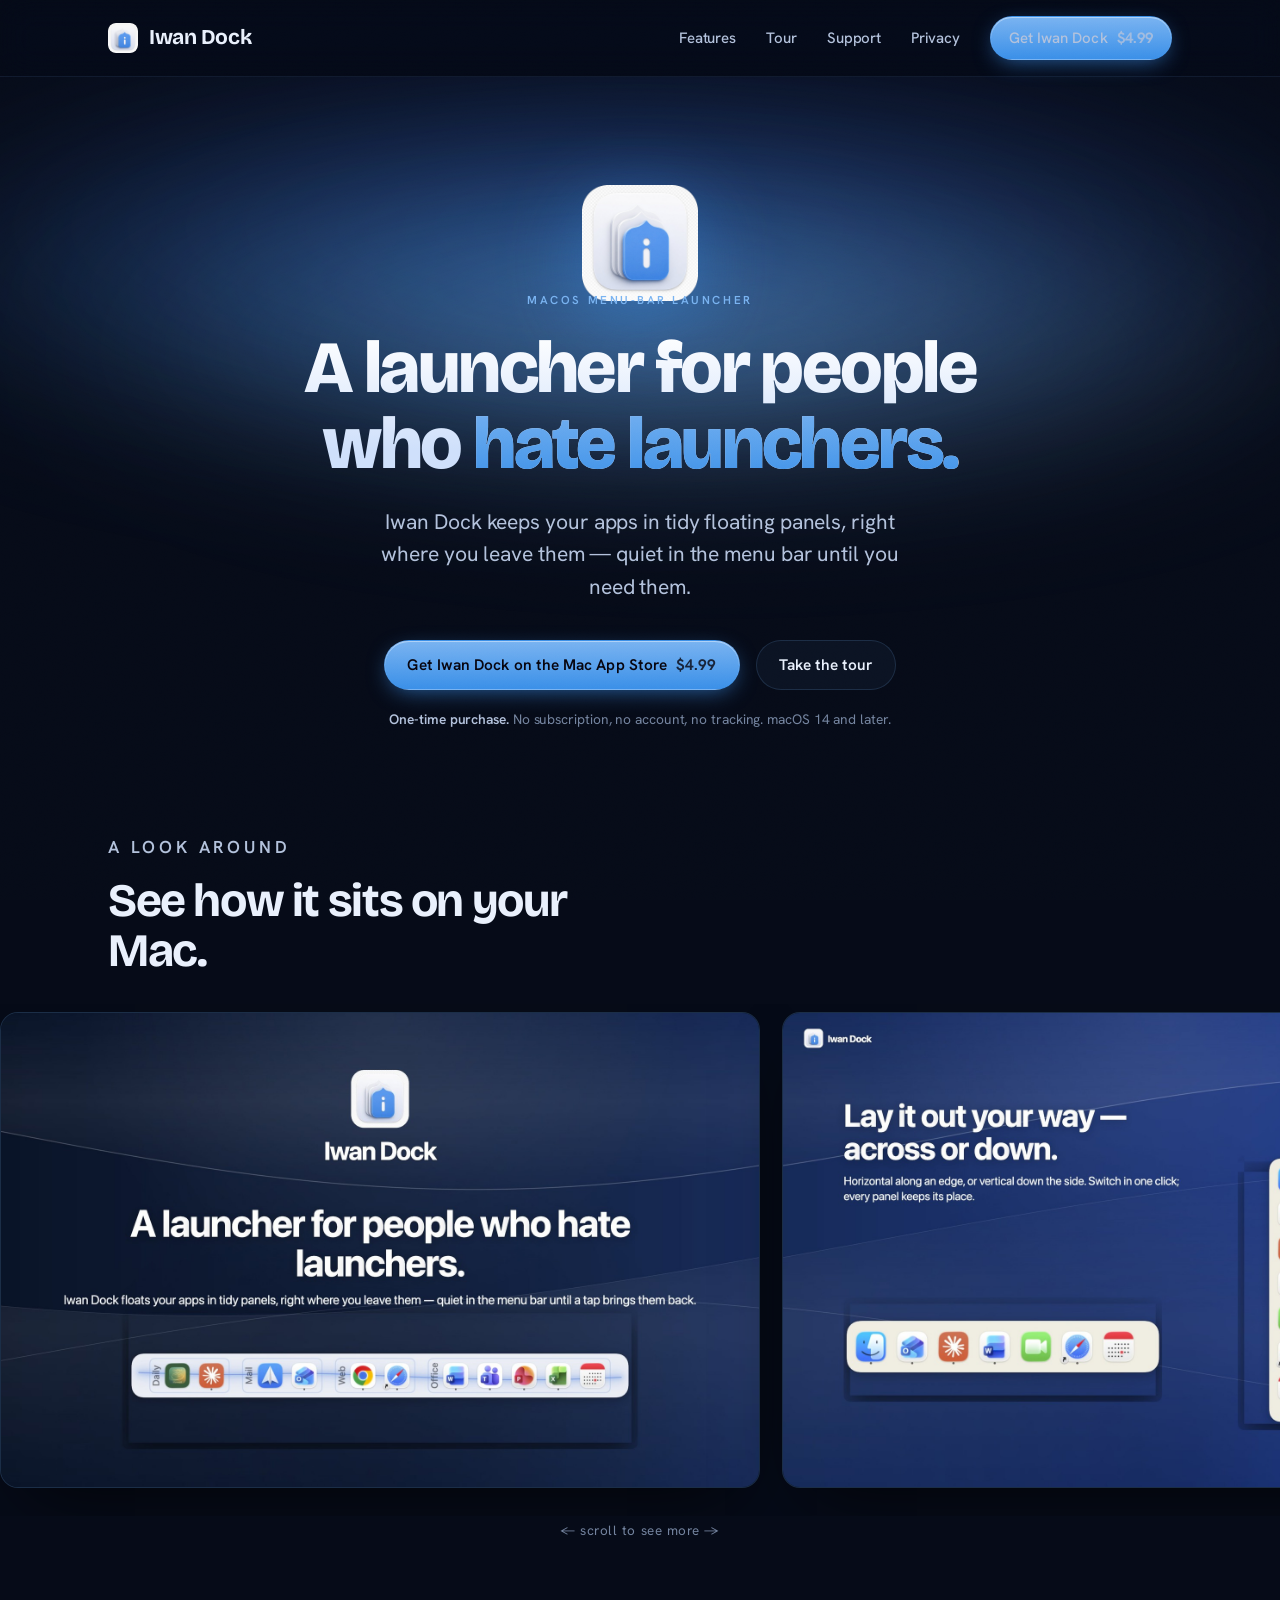
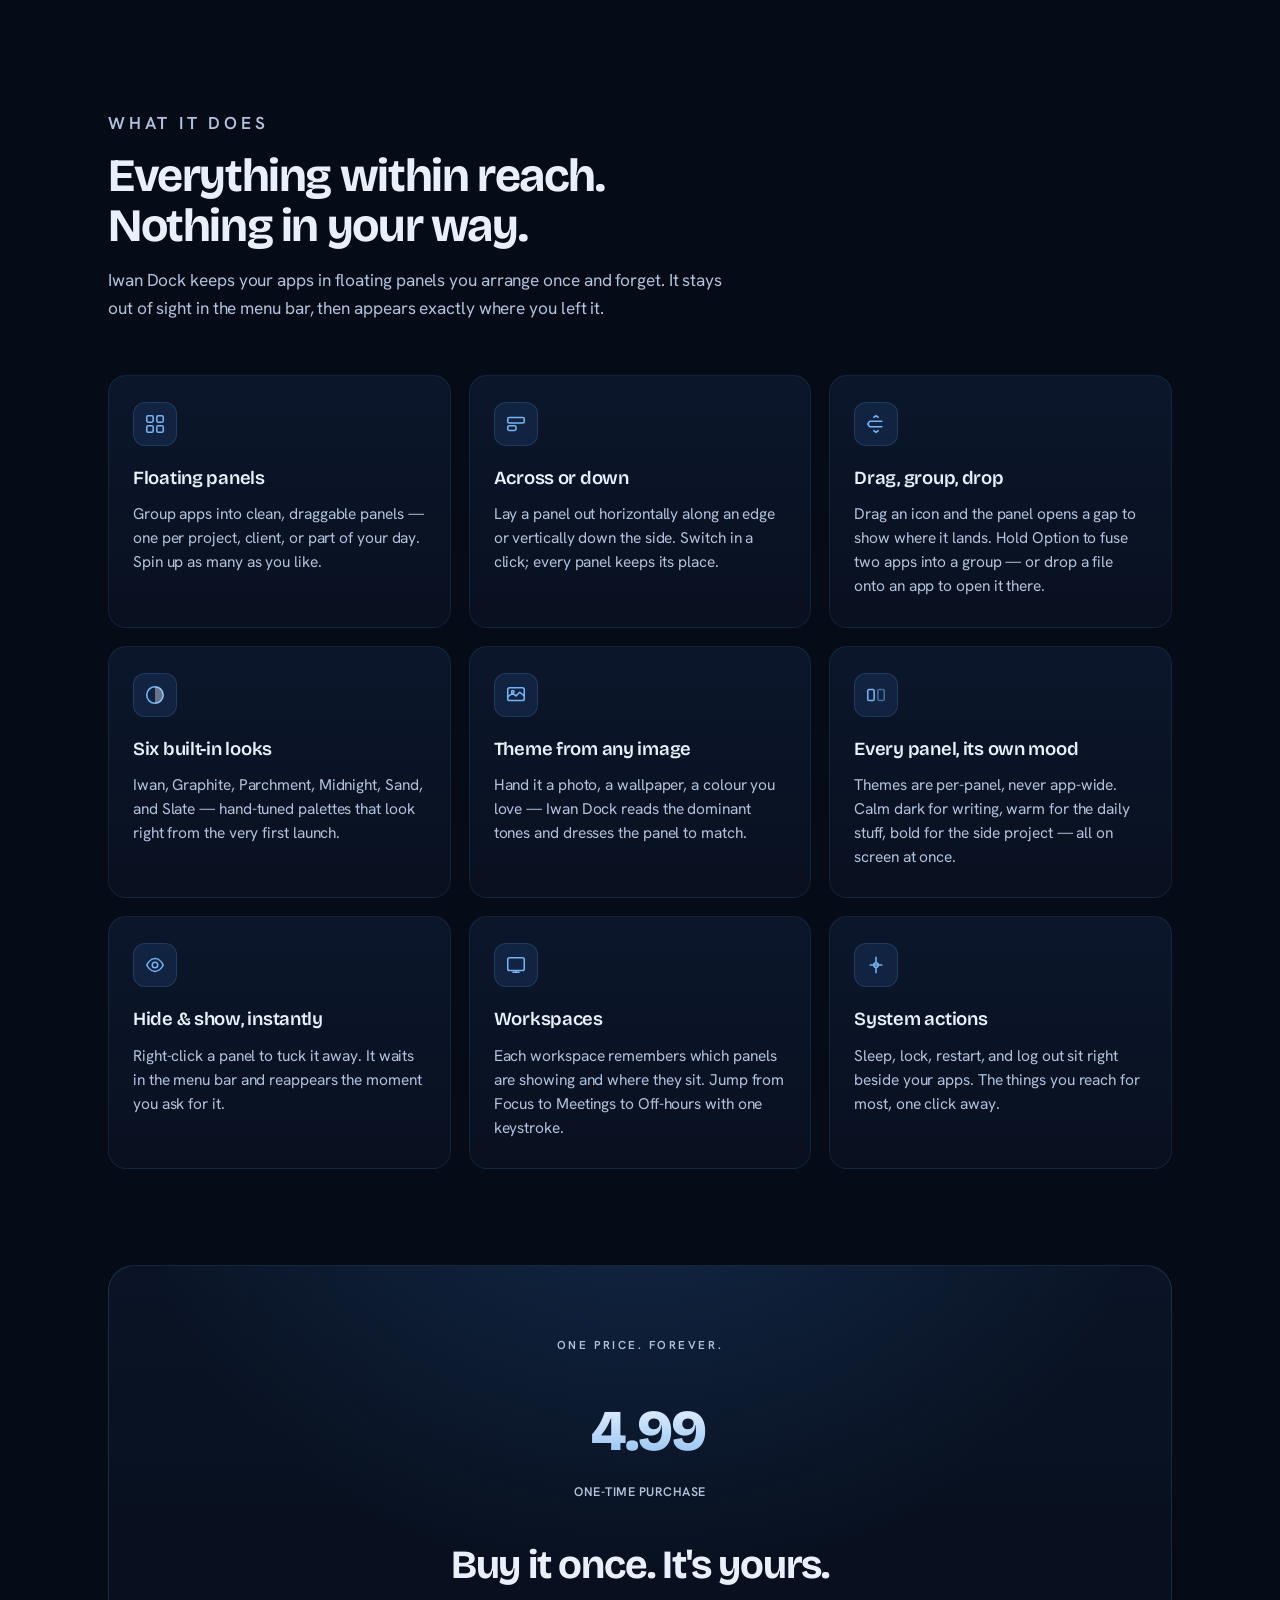
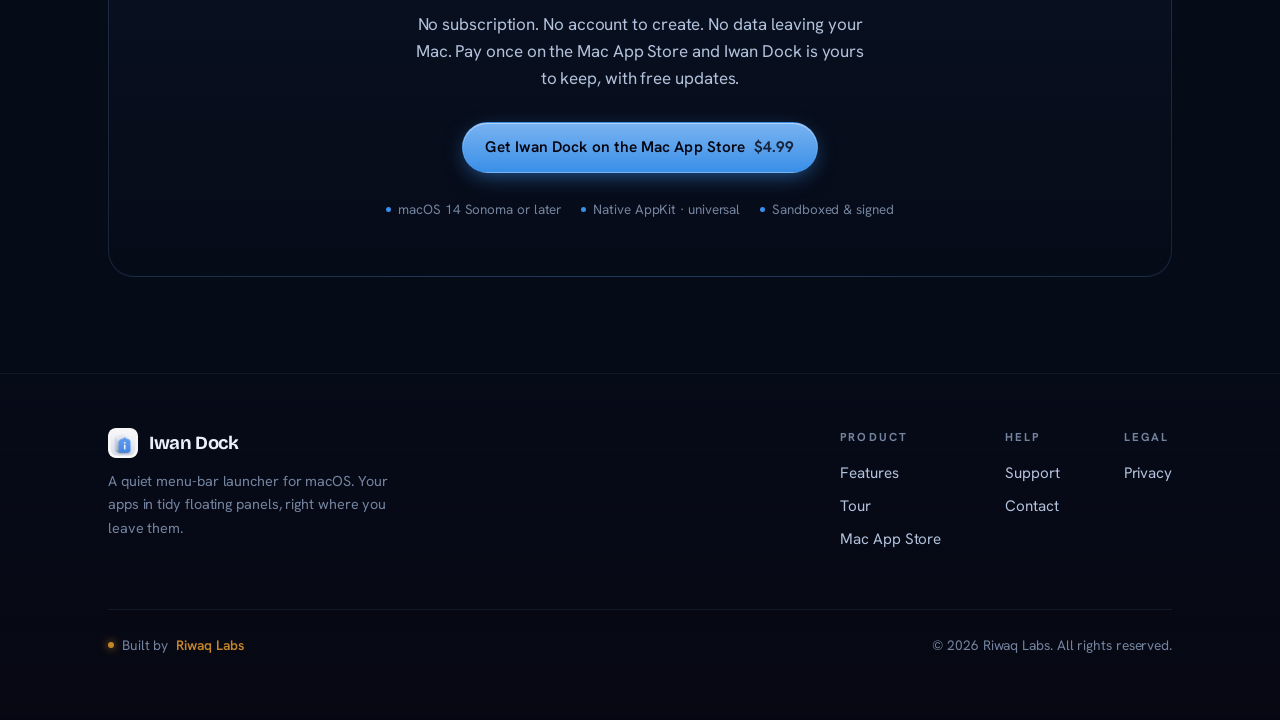
<file: iwan/index.html>
<!DOCTYPE html>
<html lang="en">
<head>
  <meta charset="UTF-8">
  <meta name="viewport" content="width=device-width, initial-scale=1.0">
  <title>Iwan Dock — A launcher for people who hate launchers</title>
  <meta name="description" content="Iwan Dock is a quiet macOS menu-bar launcher. Your apps in tidy floating panels, right where you leave them. One-time $4.99. Built by Riwaq Labs.">
  <link rel="icon" type="image/png" sizes="256x256" href="icon-256.png">
  <link rel="apple-touch-icon" href="icon-180.png">
  <link rel="stylesheet" href="styles.css">
  <meta property="og:title" content="Iwan Dock — A launcher for people who hate launchers">
  <meta property="og:description" content="Your apps in tidy floating panels, right where you leave them — quiet in the menu bar until you need them.">
  <meta property="og:image" content="shot-01.jpg">
  <meta property="og:type" content="website">
</head>
<body>

  <!-- NAV -->
  <nav class="nav">
    <div class="nav-inner">
      <a class="brand" href="index.html">
        <img class="mark" src="icon-256.png" alt="Iwan Dock">
        <span class="wordmark">Iwan Dock</span>
      </a>
      <div class="nav-links">
        <a href="#features">Features</a>
        <a href="#gallery">Tour</a>
        <a href="support.html">Support</a>
        <a href="privacy.html">Privacy</a>
        <a class="btn btn-primary btn-sm" id="appStoreLink" href="#">Get Iwan Dock <span class="price">$4.99</span></a>
      </div>
    </div>
  </nav>

  <!-- HERO -->
  <header class="hero centered">
    <div class="hero-glow">
      <div class="wave w1"></div>
      <div class="wave w2"></div>
      <div class="wave w3"></div>
    </div>

    <div class="wrap">
      <div class="hero-inner">
        <img class="hero-icon reveal d1" src="icon-512.png" alt="Iwan Dock app icon" width="116" height="116">
        <p class="eyebrow reveal d2">macOS&nbsp;menu-bar launcher</p>
        <h1 class="reveal d3">A launcher for people who <span class="accent">hate launchers.</span></h1>
        <p class="lede reveal d4">Iwan Dock keeps your apps in tidy floating panels, right where you leave them — quiet in the menu bar until you need them.</p>
        <div class="hero-cta reveal d5">
          <a class="btn btn-primary" href="#" id="appStoreLinkHero">Get Iwan Dock on the Mac App Store <span class="price">$4.99</span></a>
          <a class="btn btn-ghost" href="#gallery">Take the tour</a>
        </div>
        <p class="hero-note reveal d5"><strong>One-time purchase.</strong> No subscription, no account, no tracking. macOS 14 and later.</p>
      </div>
    </div>
  </header>

  <!-- GALLERY -->
  <section class="block" id="gallery" style="padding-top:48px;">
    <div class="wrap">
      <div class="section-head" style="max-width:560px;margin-bottom:28px;">
        <p class="eyebrow">A look around</p>
        <h2>See how it sits on your Mac.</h2>
      </div>
    </div>
    <div class="gallery-wrap">
      <div class="wrap" style="max-width:none;padding:0;">
        <div class="gallery">
          <div class="shot"><img src="shot-01.jpg" alt="Iwan Dock floating a panel of apps over the desktop" width="1760" height="1100"></div>
          <div class="shot"><img loading="lazy" src="shot-02.jpg" alt="A panel laid out horizontally and the same panel vertically" width="1760" height="1100"></div>
          <div class="shot"><img loading="lazy" src="shot-03.jpg" alt="Several panels, one for each part of the day" width="1760" height="1100"></div>
          <div class="shot"><img loading="lazy" src="shot-04.jpg" alt="Dragging an icon to rearrange and Option-dropping to group" width="1760" height="1100"></div>
          <div class="shot"><img loading="lazy" src="shot-05.jpg" alt="Six built-in themes: Iwan, Graphite, Parchment, Midnight, Sand, Slate" width="1760" height="1100"></div>
          <div class="shot"><img loading="lazy" src="shot-06.jpg" alt="Theme from an image — the panel matches a chosen photo" width="1760" height="1100"></div>
          <div class="shot"><img loading="lazy" src="shot-07.jpg" alt="Per-panel themes, each panel its own mood" width="1760" height="1100"></div>
          <div class="shot"><img loading="lazy" src="shot-08.jpg" alt="Hiding panels and bringing them back from the menu" width="1760" height="1100"></div>
          <div class="shot"><img loading="lazy" src="shot-09.jpg" alt="Workspaces switching whole sets of panels at once" width="1760" height="1100"></div>
          <div class="shot"><img loading="lazy" src="shot-10.jpg" alt="System actions — sleep, lock, restart — beside your apps" width="1760" height="1100"></div>
        </div>
      </div>
      <p class="gallery-hint">← scroll to see more →</p>
    </div>
  </section>

  <!-- FEATURES -->
  <section class="block" id="features" style="padding-top:56px;">
    <div class="wrap">
      <div class="section-head">
        <p class="eyebrow">What it does</p>
        <h2>Everything within reach. Nothing in your way.</h2>
        <p>Iwan Dock keeps your apps in floating panels you arrange once and forget. It stays out of sight in the menu bar, then appears exactly where you left it.</p>
      </div>

      <div class="features">
        <div class="feature">
          <div class="ic"><svg viewBox="0 0 24 24"><rect x="3" y="3" width="7" height="7" rx="1.5"/><rect x="14" y="3" width="7" height="7" rx="1.5"/><rect x="3" y="14" width="7" height="7" rx="1.5"/><rect x="14" y="14" width="7" height="7" rx="1.5"/></svg></div>
          <h3>Floating panels</h3>
          <p>Group apps into clean, draggable panels — one per project, client, or part of your day. Spin up as many as you like.</p>
        </div>
        <div class="feature">
          <div class="ic"><svg viewBox="0 0 24 24"><rect x="3" y="5" width="18" height="6" rx="1.5"/><rect x="3" y="14" width="9" height="5" rx="1.5"/></svg></div>
          <h3>Across or down</h3>
          <p>Lay a panel out horizontally along an edge or vertically down the side. Switch in a click; every panel keeps its place.</p>
        </div>
        <div class="feature">
          <div class="ic"><svg viewBox="0 0 24 24"><path d="M5 9h14M5 9l-2 3 2 3M19 15H5"/><path d="M9 5l3-2 3 2M9 19l3 2 3-2"/></svg></div>
          <h3>Drag, group, drop</h3>
          <p>Drag an icon and the panel opens a gap to show where it lands. Hold Option to fuse two apps into a group — or drop a file onto an app to open it there.</p>
        </div>
        <div class="feature">
          <div class="ic"><svg viewBox="0 0 24 24"><circle cx="12" cy="12" r="9"/><path d="M12 3a9 9 0 0 1 0 18z" fill="currentColor" stroke="none" opacity="0.4"/></svg></div>
          <h3>Six built-in looks</h3>
          <p>Iwan, Graphite, Parchment, Midnight, Sand, and Slate — hand-tuned palettes that look right from the very first launch.</p>
        </div>
        <div class="feature">
          <div class="ic"><svg viewBox="0 0 24 24"><rect x="3" y="4" width="18" height="14" rx="2"/><path d="M3 14l5-4 4 3 4-4 5 4"/><circle cx="8.5" cy="8.5" r="1.4"/></svg></div>
          <h3>Theme from any image</h3>
          <p>Hand it a photo, a wallpaper, a colour you love — Iwan Dock reads the dominant tones and dresses the panel to match.</p>
        </div>
        <div class="feature">
          <div class="ic"><svg viewBox="0 0 24 24"><rect x="3" y="6" width="7" height="12" rx="1.5"/><rect x="14" y="6" width="7" height="12" rx="1.5" opacity="0.5"/></svg></div>
          <h3>Every panel, its own mood</h3>
          <p>Themes are per-panel, never app-wide. Calm dark for writing, warm for the daily stuff, bold for the side project — all on screen at once.</p>
        </div>
        <div class="feature">
          <div class="ic"><svg viewBox="0 0 24 24"><path d="M3 12s3.5-7 9-7 9 7 9 7-3.5 7-9 7-9-7-9-7z"/><circle cx="12" cy="12" r="3"/></svg></div>
          <h3>Hide &amp; show, instantly</h3>
          <p>Right-click a panel to tuck it away. It waits in the menu bar and reappears the moment you ask for it.</p>
        </div>
        <div class="feature">
          <div class="ic"><svg viewBox="0 0 24 24"><rect x="3" y="4" width="18" height="14" rx="2"/><path d="M8 20h8M12 18v2"/></svg></div>
          <h3>Workspaces</h3>
          <p>Each workspace remembers which panels are showing and where they sit. Jump from Focus to Meetings to Off-hours with one keystroke.</p>
        </div>
        <div class="feature">
          <div class="ic"><svg viewBox="0 0 24 24"><path d="M12 3v6M12 15v6M5 12h14"/><circle cx="12" cy="12" r="2.5"/></svg></div>
          <h3>System actions</h3>
          <p>Sleep, lock, restart, and log out sit right beside your apps. The things you reach for most, one click away.</p>
        </div>
      </div>
    </div>
  </section>

  <!-- PRICING -->
  <section class="block" style="padding-top:0;">
    <div class="wrap">
      <div class="pricing">
        <p class="eyebrow">One price. Forever.</p>
        <div class="tag"><span class="cur">$</span>4.99</div>
        <p class="once">One-time purchase</p>
        <h2>Buy it once. It's yours.</h2>
        <p>No subscription. No account to create. No data leaving your Mac. Pay once on the Mac App Store and Iwan Dock is yours to keep, with free updates.</p>
        <a class="btn btn-primary" href="#" id="appStoreLinkFooter">Get Iwan Dock on the Mac App Store <span class="price">$4.99</span></a>
        <div class="reqs">
          <span><i></i> macOS 14 Sonoma or later</span>
          <span><i></i> Native AppKit · universal</span>
          <span><i></i> Sandboxed &amp; signed</span>
        </div>
      </div>
    </div>
  </section>

  <!-- FOOTER -->
  <footer class="footer">
    <div class="wrap">
      <div class="footer-inner">
        <div>
          <a class="brand" href="index.html">
            <img class="mark" src="icon-256.png" alt="Iwan Dock">
            <span class="wordmark">Iwan Dock</span>
          </a>
          <p class="footer-tag">A quiet menu-bar launcher for macOS. Your apps in tidy floating panels, right where you leave them.</p>
        </div>
        <div class="footer-cols">
          <div class="footer-col">
            <h4>Product</h4>
            <a href="#features">Features</a>
            <a href="#gallery">Tour</a>
            <a href="#" id="appStoreLinkNav">Mac App Store</a>
          </div>
          <div class="footer-col">
            <h4>Help</h4>
            <a href="support.html">Support</a>
            <a href="mailto:iwan@riwaqlabs.com">Contact</a>
          </div>
          <div class="footer-col">
            <h4>Legal</h4>
            <a href="privacy.html">Privacy</a>
          </div>
        </div>
      </div>
      <div class="footer-bottom">
        <span class="riwaq-credit"><span class="dot"></span> Built by <b>Riwaq&nbsp;Labs</b></span>
        <span>© 2026 Riwaq Labs. All rights reserved.</span>
      </div>
    </div>
  </footer>

</body>
</html>
</file>
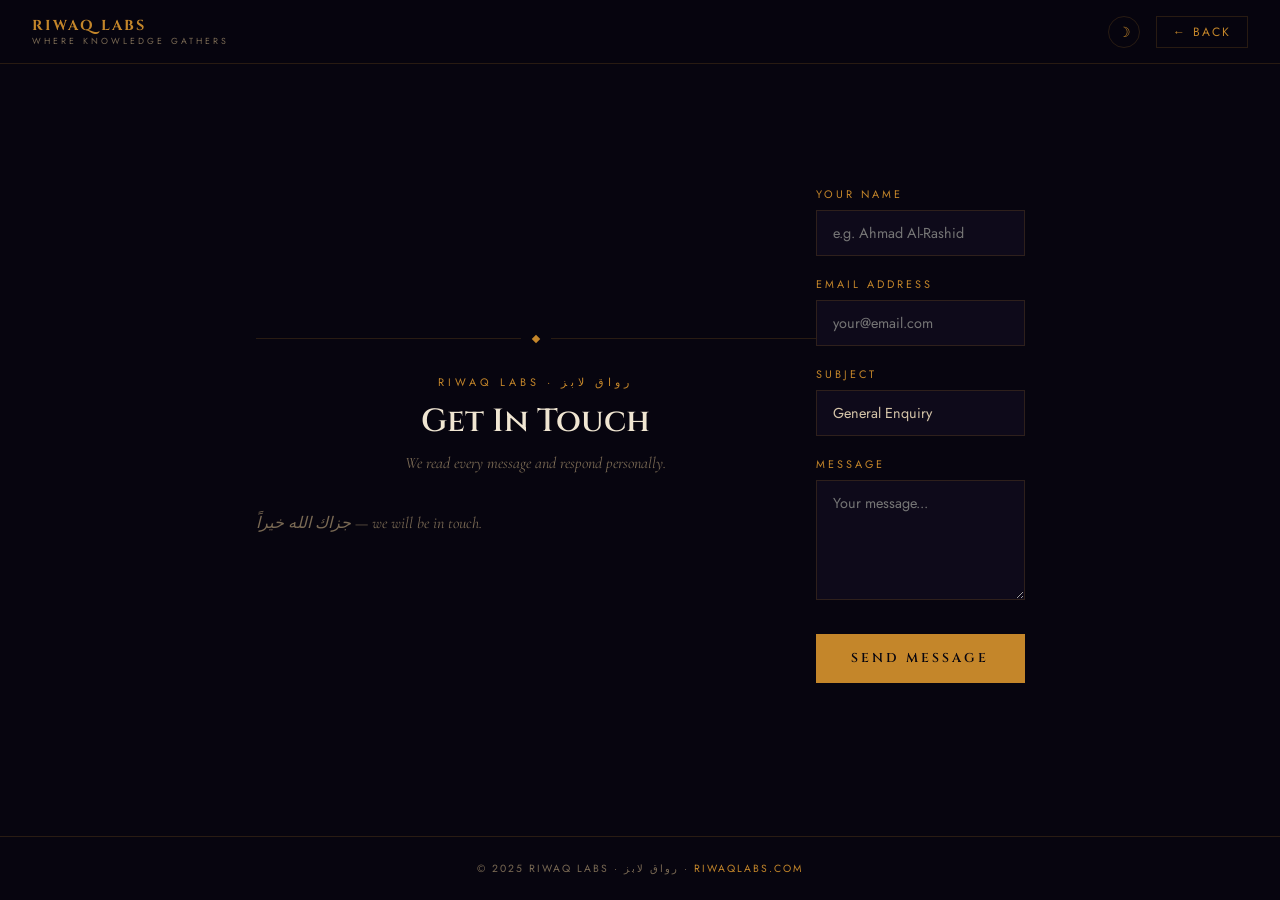
<file: contact.html>
<!DOCTYPE html>
<html lang="en" dir="ltr" data-theme="dark">
<head>
<meta charset="UTF-8">
<meta name="viewport" content="width=device-width, initial-scale=1.0">
<title>Contact — Riwaq Labs</title>
<meta name="description" content="Get in touch with Riwaq Labs.">
<link rel="preconnect" href="https://fonts.googleapis.com">
<link rel="preconnect" href="https://fonts.gstatic.com" crossorigin>
<link href="https://fonts.googleapis.com/css2?family=Cinzel:wght@400;600;700&family=Cormorant+Garamond:ital,wght@0,300;0,400;1,300&family=Jost:wght@200;300;400;500&family=Reem+Kufi:wght@400;500;600&family=Amiri:ital,wght@0,400;0,700;1,400&family=Cairo:wght@300;400;500;600&display=swap" rel="stylesheet">
<style>
  :root {
    --bg:        #07050F;
    --bg2:       #0E0A1A;
    --copper:    #C4862A;
    --copper-dim:#8A5010;
    --ivory:     #F0E6D2;
    --parchment: #F5EDD8;
    --text:      #D4C4A8;
    --text-dim:  #7A6A54;
    --border:    rgba(196,134,42,0.18);
    --nav-h:     64px;
  }
  [data-theme="light"] {
    --bg:        #F5EDD8;
    --bg2:       #EDE3CE;
    --ivory:     #07050F;
    --text:      #1A1008;
    --text-dim:  #5A4A34;
    --border:    rgba(138,80,16,0.2);
  }

  *, *::before, *::after { box-sizing: border-box; margin: 0; padding: 0; }

  body {
    background: var(--bg);
    color: var(--text);
    font-family: 'Jost', sans-serif;
    min-height: 100vh;
    display: flex;
    flex-direction: column;
  }

  /* ── NAV ── */
  nav {
    position: fixed; top: 0; left: 0; right: 0;
    height: var(--nav-h);
    display: flex; align-items: center; justify-content: space-between;
    padding: 0 32px;
    background: rgba(7,5,15,0.97);
    border-bottom: 1px solid var(--border);
    z-index: 100;
  }
  [data-theme="light"] nav { background: rgba(245,237,224,0.98); }

  .nav-logo {
    text-decoration: none;
    display: flex; align-items: center; gap: 10px;
  }
  .nav-logo-text { font-family: 'Cinzel', serif; font-size: .9rem; font-weight: 700; color: var(--copper); letter-spacing: 2px; }
  .nav-logo-sub  { font-family: 'Jost', sans-serif; font-size: .55rem; color: var(--text-dim); letter-spacing: 3px; text-transform: uppercase; }

  .nav-right { display: flex; align-items: center; gap: 16px; }

  .theme-btn {
    background: none; border: 1px solid var(--border);
    color: var(--copper); cursor: pointer;
    width: 32px; height: 32px; border-radius: 50%;
    font-size: 14px; display: flex; align-items: center; justify-content: center;
  }
  .back-btn {
    font-family: 'Jost', sans-serif; font-size: .75rem;
    letter-spacing: 2px; text-transform: uppercase;
    color: var(--copper); text-decoration: none;
    border: 1px solid var(--border); padding: 6px 16px;
    transition: background .2s;
  }
  .back-btn:hover { background: rgba(196,134,42,0.1); }

  /* ── MAIN ── */
  main {
    flex: 1;
    display: flex; align-items: center; justify-content: center;
    padding: calc(var(--nav-h) + 48px) 24px 80px;
  }

  .contact-wrap {
    width: 100%; max-width: 560px;
  }

  /* ── ORNAMENT ── */
  .ornament {
    display: flex; align-items: center; gap: 12px;
    margin-bottom: 32px;
  }
  .ornament-line { flex: 1; height: 1px; background: var(--border); }
  .ornament-gem  { width: 6px; height: 6px; background: var(--copper); transform: rotate(45deg); flex-shrink: 0; }

  /* ── HEADING ── */
  .contact-eyebrow {
    font-family: 'Jost', sans-serif; font-size: .68rem;
    letter-spacing: 4px; text-transform: uppercase;
    color: var(--copper); margin-bottom: 10px; text-align: center;
  }
  .contact-title {
    font-family: 'Cinzel', serif; font-size: 2rem; font-weight: 600;
    color: var(--ivory); text-align: center; margin-bottom: 10px;
  }
  .contact-sub {
    font-family: 'Cormorant Garamond', serif; font-size: 1rem;
    color: var(--text-dim); text-align: center; margin-bottom: 40px;
    font-style: italic;
  }

  /* ── FORM ── */
  .form-group { margin-bottom: 20px; }

  label {
    display: block;
    font-family: 'Jost', sans-serif; font-size: .68rem;
    letter-spacing: 3px; text-transform: uppercase;
    color: var(--copper); margin-bottom: 8px;
  }

  input, textarea, select {
    width: 100%;
    background: var(--bg2);
    border: 1px solid var(--border);
    color: var(--text);
    font-family: 'Jost', sans-serif; font-size: .9rem;
    padding: 12px 16px;
    outline: none;
    transition: border-color .2s;
    -webkit-appearance: none;
    border-radius: 0;
  }
  input:focus, textarea:focus, select:focus {
    border-color: var(--copper);
  }
  textarea { resize: vertical; min-height: 120px; }

  select option { background: var(--bg2); }

  /* ── SUBMIT ── */
  .submit-btn {
    width: 100%;
    background: var(--copper);
    color: var(--bg);
    border: none; cursor: pointer;
    font-family: 'Cinzel', serif; font-size: .8rem;
    font-weight: 600; letter-spacing: 3px; text-transform: uppercase;
    padding: 16px;
    margin-top: 8px;
    transition: background .2s, opacity .2s;
  }
  .submit-btn:hover { background: #D4962A; }
  .submit-btn:disabled { opacity: .5; cursor: not-allowed; }

  /* ── SUCCESS STATE ── */
  .success-msg {
    display: none;
    text-align: center; padding: 48px 24px;
  }
  .success-gem {
    width: 48px; height: 48px; background: var(--copper);
    transform: rotate(45deg); margin: 0 auto 24px;
  }
  .success-title {
    font-family: 'Cinzel', serif; font-size: 1.4rem;
    color: var(--ivory); margin-bottom: 12px;
  }
  .success-text {
    font-family: 'Cormorant Garamond', serif; font-size: 1rem;
    color: var(--text-dim); font-style: italic;
  }

  /* ── FOOTER ── */
  footer {
    text-align: center; padding: 24px;
    font-family: 'Jost', sans-serif; font-size: .65rem;
    letter-spacing: 2px; text-transform: uppercase;
    color: var(--text-dim); border-top: 1px solid var(--border);
  }
  footer a { color: var(--copper); text-decoration: none; }

  @media (max-width: 480px) {
    nav { padding: 0 20px; }
    .contact-title { font-size: 1.5rem; }
  }
</style>
</head>
<body>

<nav>
  <a href="/" class="nav-logo">
    <div>
      <div class="nav-logo-text">RIWAQ LABS</div>
      <div class="nav-logo-sub">Where Knowledge Gathers</div>
    </div>
  </a>
  <div class="nav-right">
    <button class="theme-btn" id="theme-btn" onclick="toggleTheme()" title="Toggle theme">☽</button>
    <a href="/" class="back-btn">← Back</a>
  </div>
</nav>

<main>
  <div class="contact-wrap">

    <div class="ornament">
      <div class="ornament-line"></div>
      <div class="ornament-gem"></div>
      <div class="ornament-line"></div>
    </div>

    <p class="contact-eyebrow">Riwaq Labs · رواق لابز</p>
    <h1 class="contact-title">Get In Touch</h1>
    <p class="contact-sub">We read every message and respond personally.</p>

          <p class="success-text">جزاك الله خيراً — we will be in touch.</p>
    </div>

    <!-- CONTACT FORM — Netlify handles submission and emails riwaq@riwaqlabs.com -->
    <form id="contact-form" name="contact" method="POST" action="success.html" data-netlify="true" netlify-honeypot="bot-field">
      <!-- Netlify honeypot -->
      <input type="hidden" name="form-name" value="contact">
      <div style="display:none"><input name="bot-field"></div>

      <div class="form-group">
        <label for="name">Your Name</label>
        <input type="text" id="name" name="name" placeholder="e.g. Ahmad Al-Rashid" required>
      </div>

      <div class="form-group">
        <label for="email">Email Address</label>
        <input type="email" id="email" name="email" placeholder="your@email.com" required>
      </div>

      <div class="form-group">
        <label for="subject">Subject</label>
        <select id="subject" name="subject">
          <option value="general">General Enquiry</option>
          <option value="app-feedback">App Feedback</option>
          <option value="partnership">Partnership</option>
          <option value="press">Press & Media</option>
          <option value="bug">Bug Report</option>
          <option value="other">Other</option>
        </select>
      </div>

      <div class="form-group">
        <label for="message">Message</label>
        <textarea id="message" name="message" placeholder="Your message..." required></textarea>
      </div>

      <button type="submit" class="submit-btn">Send Message</button>
    </form>

  </div>
</main>

<footer>
  © 2025 Riwaq Labs · رواق لابز · <a href="/">riwaqlabs.com</a>
</footer>

<script>
function toggleTheme() {
  const html = document.documentElement;
  const btn = document.getElementById('theme-btn');
  if (html.getAttribute('data-theme') === 'dark') {
    html.setAttribute('data-theme', 'light');
    btn.textContent = '☀';
    localStorage.setItem('rl_theme', 'light');
  } else {
    html.setAttribute('data-theme', 'dark');
    btn.textContent = '☽';
    localStorage.setItem('rl_theme', 'dark');
  }
}

// Restore theme
const saved = localStorage.getItem('rl_theme');
if (saved) {
  document.documentElement.setAttribute('data-theme', saved);
  const btn = document.getElementById('theme-btn');
  if (btn) btn.textContent = saved === 'dark' ? '☽' : '☀';
}

  } catch (err) {
    btn.disabled = false;
    btn.textContent = 'Send Message';
    alert('Something went wrong. Please try again.');
  }
}
</script>
</body>
</html>
</file>
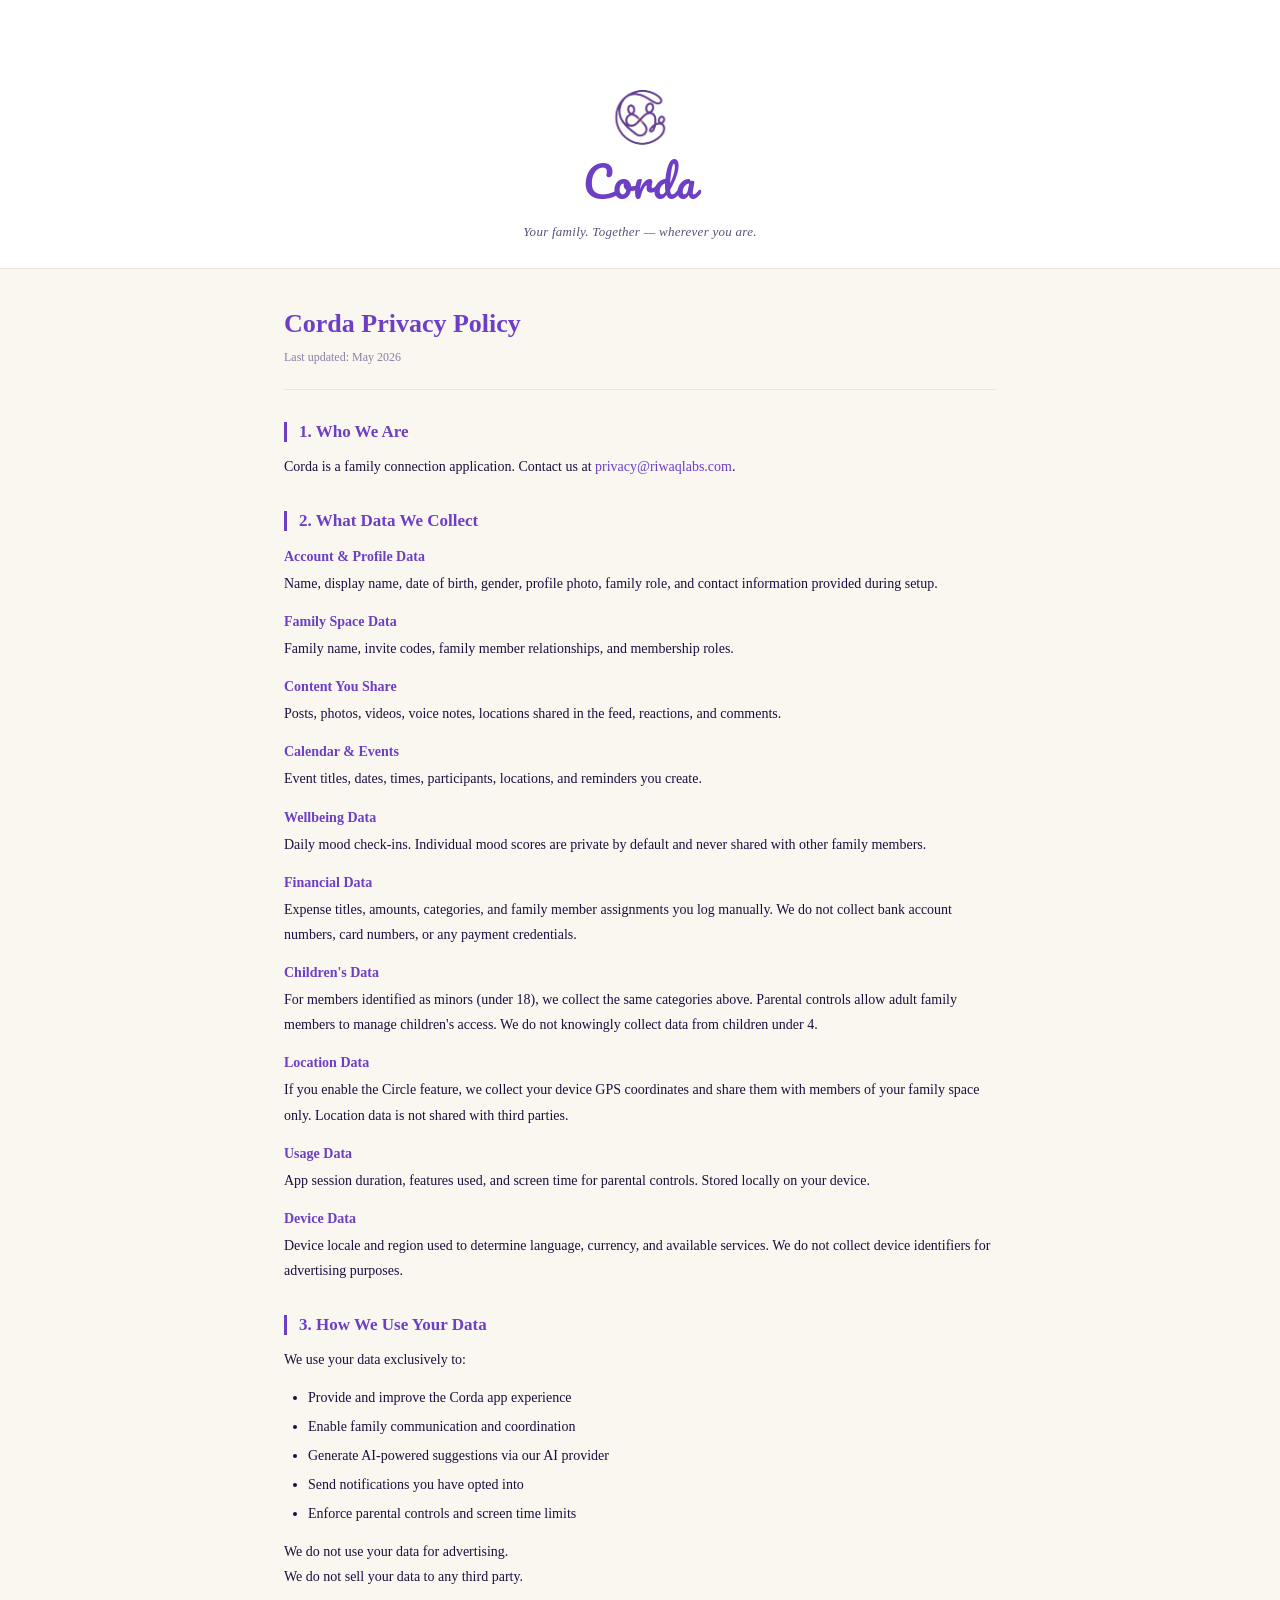
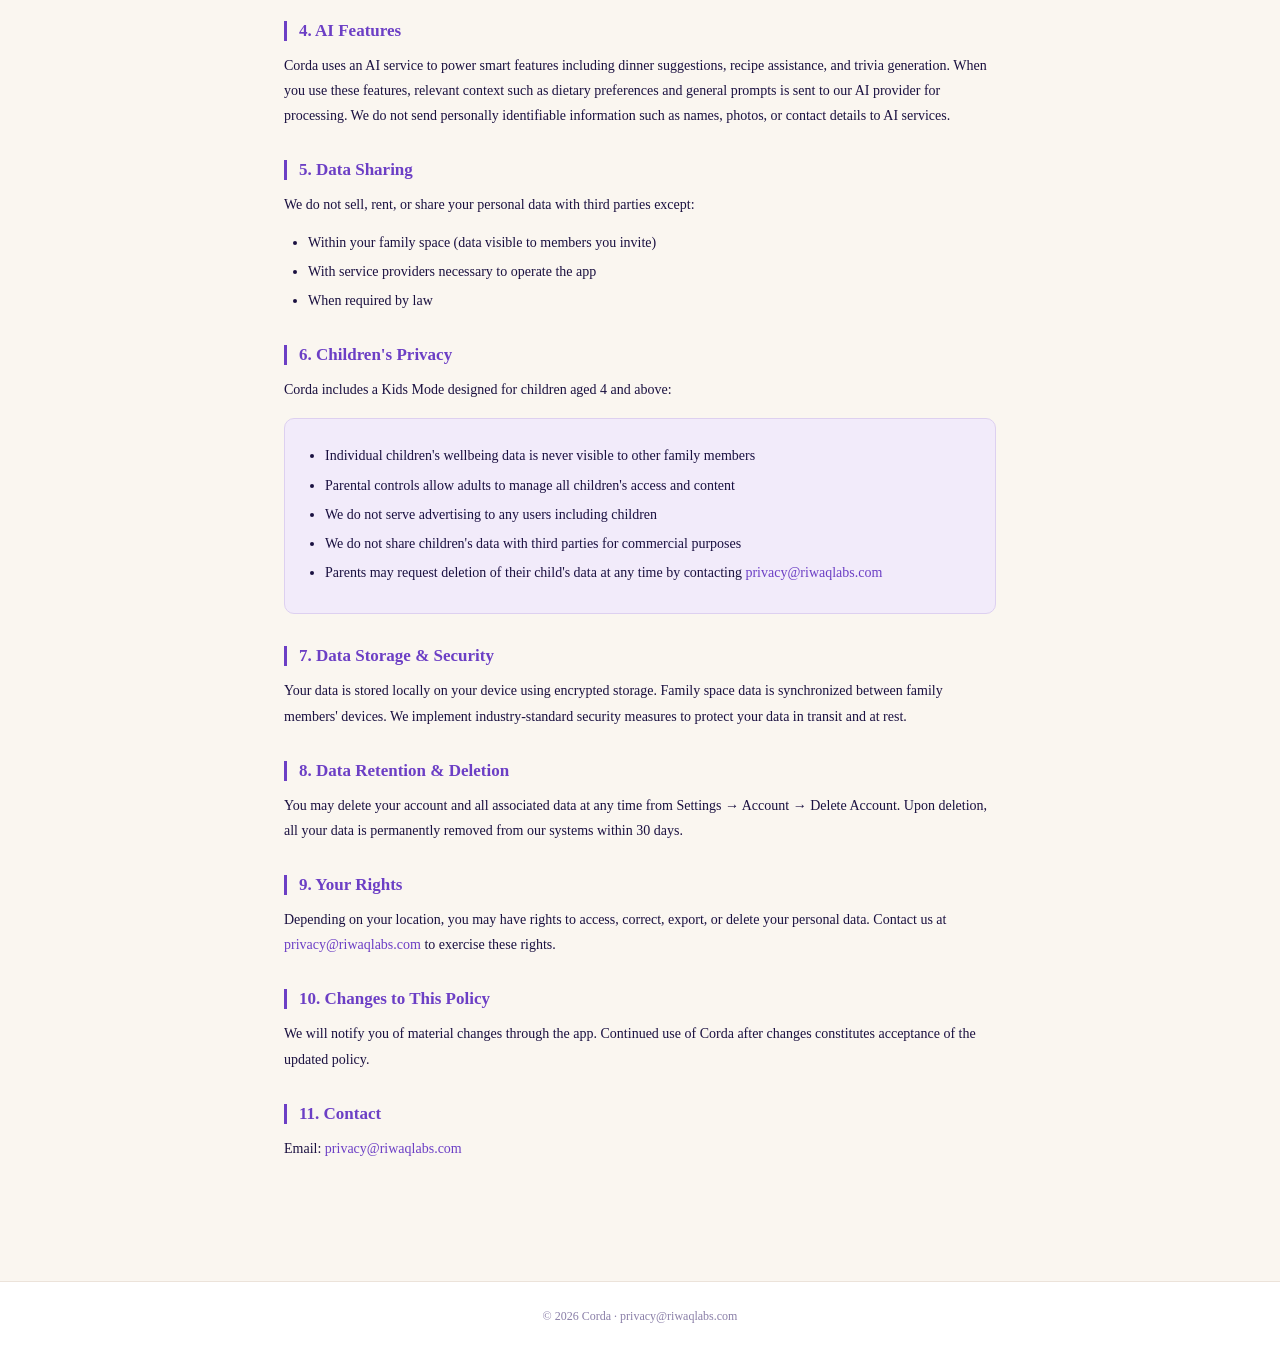
<file: corda-privacy.html>
<!DOCTYPE html>
<html lang="en" dir="ltr">
<head>
<meta charset="UTF-8">
<meta name="viewport" content="width=device-width, initial-scale=1.0">
<title>Corda Privacy Policy</title>
<meta name="description" content="Corda family app privacy policy">
<link href="https://fonts.googleapis.com/css2?family=Nunito:wght@800&family=Pacifico&family=Righteous&display=swap" rel="stylesheet">
<style>
  * { box-sizing: border-box; margin: 0; padding: 0; }

  body {
    font-family: Georgia, 'Times New Roman', serif;
    background: #FAF6F0;
    color: #1A1040;
    min-height: 100vh;
  }

  /* HEADER */
  .header {
    background: #FFFFFF;
    border-bottom: 1px solid #ECE3DA;
    padding: 36px 20px 28px;
    text-align: center;
  }

  .logo-img {
    display: block;
    margin: 0 auto 14px;
  }

  .brand-name {
    font-family: 'Pacifico', cursive;
    font-size: 42px;
    color: #6C3FC5;
    font-weight: normal;
    letter-spacing: 1px;
    margin-top: -56px;
    margin-bottom: 6px;
  }

  .header-tagline {
    font-size: 13px;
    color: #5A4F7A;
    font-style: italic;
    letter-spacing: 0.02em;
  }

  /* CONTENT */
  .container {
    max-width: 760px;
    margin: 0 auto;
    padding: 40px 24px 60px;
  }

  .policy-section { display: block; }

  h1 {
    font-size: 26px;
    color: #6C3FC5;
    margin-bottom: 8px;
  }

  .last-updated {
    font-size: 12px;
    color: #8A7FA8;
    margin-bottom: 32px;
    padding-bottom: 20px;
    border-bottom: 1px solid #ECE3DA;
  }

  h2 {
    font-size: 17px;
    color: #6C3FC5;
    margin: 32px 0 12px;
    padding-left: 12px;
    border-left: 3px solid #6C3FC5;
  }

  h3 {
    font-size: 14px;
    color: #6C3FC5;
    margin: 18px 0 6px;
    font-weight: bold;
  }

  p { font-size: 14px; line-height: 1.8; color: #1A1040; margin-bottom: 12px; }

  ul {
    margin: 8px 0 12px 24px;
    font-size: 14px;
    line-height: 1.8;
    color: #1A1040;
  }

  ul li { margin-bottom: 4px; }

  a { color: #6C3FC5; text-decoration: none; }
  a:hover { text-decoration: underline; }

  .no-collect-box {
    background: #F2EBFA;
    border: 1px solid #DDD0F0;
    border-radius: 10px;
    padding: 16px 20px;
    margin: 16px 0;
  }

  .no-collect-box ul { color: #1A1040; margin-left: 20px; }

  /* FOOTER */
  .footer {
    margin-top: 48px;
    padding: 24px 20px;
    border-top: 1px solid #ECE3DA;
    text-align: center;
    background: #FFFFFF;
  }

  .footer p {
    font-size: 12px;
    color: #8A7FA8;
    margin: 0;
  }

  .footer a { color: #8A7FA8; }
</style>
</head>
<body>

<!-- HEADER -->
<div class="header">
  <img src="Corda_logo.png" alt="Corda" style="width:160px;height:160px;object-fit:contain;margin-bottom:0;">
  <div class="brand-name">Corda</div>
  <div class="header-tagline">Your family. Together — wherever you are.</div>
</div>

<div class="container">

<div class="policy-section">
  <h1>Corda Privacy Policy</h1>
  <p class="last-updated">Last updated: May 2026</p>

  <h2>1. Who We Are</h2>
  <p>Corda is a family connection application. Contact us at <a href="mailto:privacy@riwaqlabs.com">privacy@riwaqlabs.com</a>.</p>

  <h2>2. What Data We Collect</h2>

  <h3>Account &amp; Profile Data</h3>
  <p>Name, display name, date of birth, gender, profile photo, family role, and contact information provided during setup.</p>

  <h3>Family Space Data</h3>
  <p>Family name, invite codes, family member relationships, and membership roles.</p>

  <h3>Content You Share</h3>
  <p>Posts, photos, videos, voice notes, locations shared in the feed, reactions, and comments.</p>

  <h3>Calendar &amp; Events</h3>
  <p>Event titles, dates, times, participants, locations, and reminders you create.</p>

  <h3>Wellbeing Data</h3>
  <p>Daily mood check-ins. Individual mood scores are private by default and never shared with other family members.</p>

  <h3>Financial Data</h3>
  <p>Expense titles, amounts, categories, and family member assignments you log manually. We do not collect bank account numbers, card numbers, or any payment credentials.</p>

  <h3>Children's Data</h3>
  <p>For members identified as minors (under 18), we collect the same categories above. Parental controls allow adult family members to manage children's access. We do not knowingly collect data from children under 4.</p>

  <h3>Location Data</h3>
  <p>If you enable the Circle feature, we collect your device GPS coordinates and share them with members of your family space only. Location data is not shared with third parties.</p>

  <h3>Usage Data</h3>
  <p>App session duration, features used, and screen time for parental controls. Stored locally on your device.</p>

  <h3>Device Data</h3>
  <p>Device locale and region used to determine language, currency, and available services. We do not collect device identifiers for advertising purposes.</p>

  <h2>3. How We Use Your Data</h2>
  <p>We use your data exclusively to:</p>
  <ul>
    <li>Provide and improve the Corda app experience</li>
    <li>Enable family communication and coordination</li>
    <li>Generate AI-powered suggestions via our AI provider</li>
    <li>Send notifications you have opted into</li>
    <li>Enforce parental controls and screen time limits</li>
  </ul>
  <p>We do not use your data for advertising.<br>
  We do not sell your data to any third party.</p>

  <h2>4. AI Features</h2>
  <p>Corda uses an AI service to power smart features including dinner suggestions, recipe assistance, and trivia generation. When you use these features, relevant context such as dietary preferences and general prompts is sent to our AI provider for processing. We do not send personally identifiable information such as names, photos, or contact details to AI services.</p>

  <h2>5. Data Sharing</h2>
  <p>We do not sell, rent, or share your personal data with third parties except:</p>
  <ul>
    <li>Within your family space (data visible to members you invite)</li>
    <li>With service providers necessary to operate the app</li>
    <li>When required by law</li>
  </ul>

  <h2>6. Children's Privacy</h2>
  <p>Corda includes a Kids Mode designed for children aged 4 and above:</p>
  <div class="no-collect-box">
    <ul>
      <li>Individual children's wellbeing data is never visible to other family members</li>
      <li>Parental controls allow adults to manage all children's access and content</li>
      <li>We do not serve advertising to any users including children</li>
      <li>We do not share children's data with third parties for commercial purposes</li>
      <li>Parents may request deletion of their child's data at any time by contacting <a href="mailto:privacy@riwaqlabs.com">privacy@riwaqlabs.com</a></li>
    </ul>
  </div>

  <h2>7. Data Storage &amp; Security</h2>
  <p>Your data is stored locally on your device using encrypted storage. Family space data is synchronized between family members' devices. We implement industry-standard security measures to protect your data in transit and at rest.</p>

  <h2>8. Data Retention &amp; Deletion</h2>
  <p>You may delete your account and all associated data at any time from Settings → Account → Delete Account. Upon deletion, all your data is permanently removed from our systems within 30 days.</p>

  <h2>9. Your Rights</h2>
  <p>Depending on your location, you may have rights to access, correct, export, or delete your personal data. Contact us at <a href="mailto:privacy@riwaqlabs.com">privacy@riwaqlabs.com</a> to exercise these rights.</p>

  <h2>10. Changes to This Policy</h2>
  <p>We will notify you of material changes through the app. Continued use of Corda after changes constitutes acceptance of the updated policy.</p>

  <h2>11. Contact</h2>
  <p>Email: <a href="mailto:privacy@riwaqlabs.com">privacy@riwaqlabs.com</a></p>
</div>

</div><!-- end container -->

<div class="footer">
  <p>© 2026 Corda · <a href="mailto:privacy@riwaqlabs.com">privacy@riwaqlabs.com</a></p>
</div>

</body>
</html>
</file>
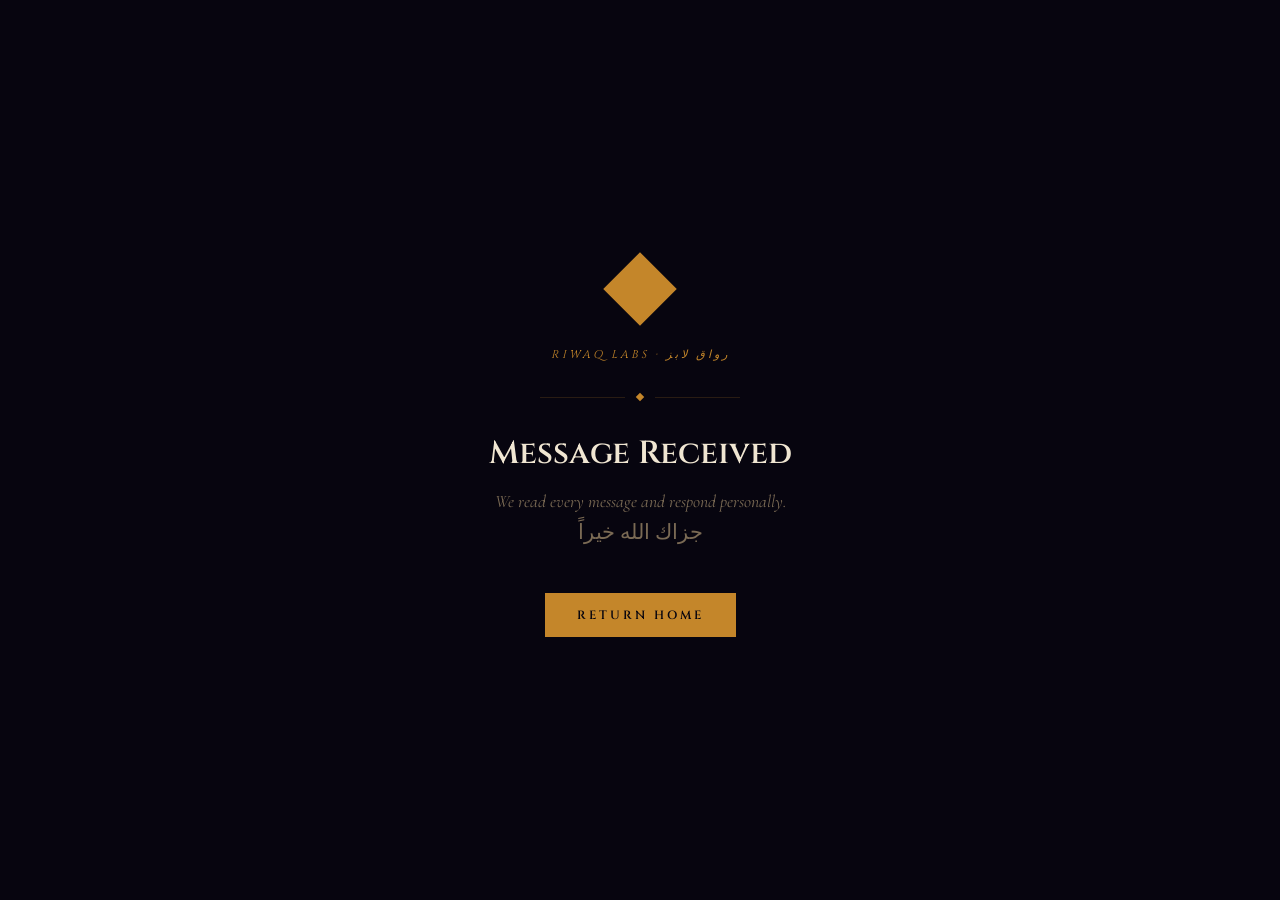
<file: success.html>
<!DOCTYPE html>
<html lang="en" dir="ltr" data-theme="dark">
<head>
<meta charset="UTF-8">
<meta name="color-scheme" content="dark light">
<meta name="viewport" content="width=device-width, initial-scale=1.0">
<title>Message Sent — Riwaq Labs</title>
<link rel="preconnect" href="https://fonts.googleapis.com">
<link rel="preconnect" href="https://fonts.gstatic.com" crossorigin>
<link href="https://fonts.googleapis.com/css2?family=Cinzel:wght@400;600;700&family=Cormorant+Garamond:ital,wght@0,300;0,400;1,300&family=Jost:wght@200;300;400;500&display=swap" rel="stylesheet">
<style>
  :root {
    --bg: #07050F; --copper: #C4862A; --ivory: #F0E6D2;
    --text: #D4C4A8; --text-dim: #7A6A54; --border: rgba(196,134,42,0.18);
    --nav-h: 64px;
  }
  [data-theme="light"] { --bg: #F5EDD8; --ivory: #07050F; --text: #1A1008; }
  *, *::before, *::after { box-sizing: border-box; margin: 0; padding: 0; }
  body {
    background: var(--bg); color: var(--text);
    font-family: 'Jost', sans-serif; min-height: 100vh;
    display: flex; flex-direction: column; align-items: center; justify-content: center;
    text-align: center; padding: 40px 24px;
  }
  .gem {
    width: 52px; height: 52px; background: var(--copper);
    transform: rotate(45deg); margin: 0 auto 32px;
  }
  .ornament {
    display: flex; align-items: center; gap: 12px;
    margin: 0 auto 32px; width: 200px;
  }
  .ornament-line { flex: 1; height: 1px; background: var(--border); }
  .ornament-gem { width: 6px; height: 6px; background: var(--copper); transform: rotate(45deg); flex-shrink: 0; }
  h1 {
    font-family: 'Cinzel', serif; font-size: 2rem; font-weight: 600;
    color: var(--ivory); margin-bottom: 16px;
  }
  p {
    font-family: 'Cormorant Garamond', serif; font-size: 1.1rem;
    color: var(--text-dim); font-style: italic; margin-bottom: 8px;
  }
  .arabic {
    font-size: 1.3rem; margin-bottom: 48px;
    font-family: 'Cormorant Garamond', serif; font-style: normal;
  }
  a {
    font-family: 'Cinzel', serif; font-size: .75rem; font-weight: 600;
    letter-spacing: 3px; text-transform: uppercase;
    color: var(--bg); background: var(--copper);
    padding: 14px 32px; text-decoration: none; display: inline-block;
    transition: opacity .2s;
  }
  a:hover { opacity: .85; }
  .studio {
    font-family: 'Cinzel', serif; font-size: .7rem;
    letter-spacing: 3px; color: var(--copper);
    margin-bottom: 32px;
  }
</style>
</head>
<body style="background:#07050F;color:#D4C4A8;">
  <div class="gem"></div>
  <p class="studio">RIWAQ LABS · رواق لابز</p>
  <div class="ornament">
    <div class="ornament-line"></div>
    <div class="ornament-gem"></div>
    <div class="ornament-line"></div>
  </div>
  <h1>Message Received</h1>
  <p>We read every message and respond personally.</p>
  <p class="arabic">جزاك الله خيراً</p>
  <a href="/">Return Home</a>
</body>
</html>
</file>
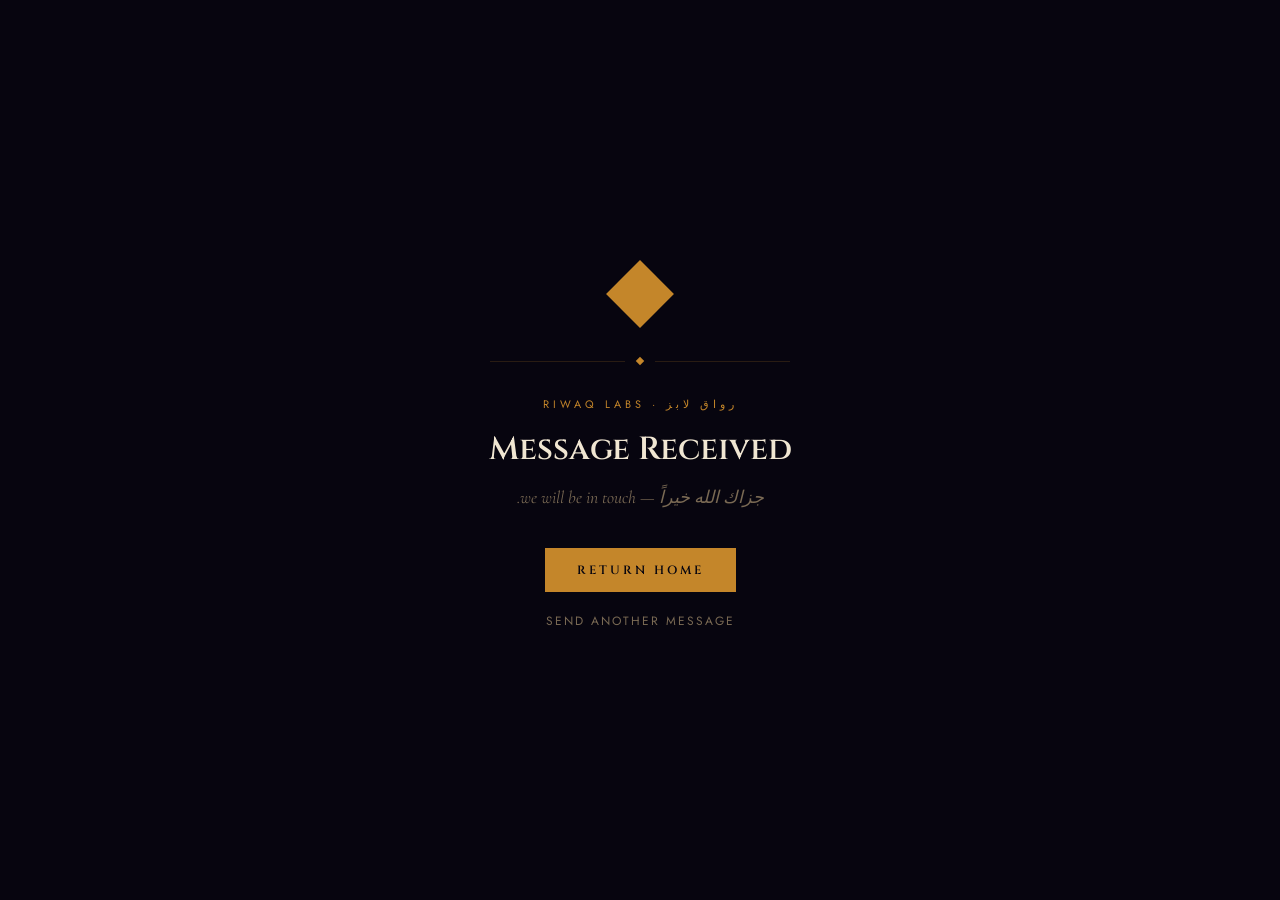
<file: thank-you.html>
<!DOCTYPE html>
<html lang="en" dir="ltr" data-theme="dark">
<head>
<meta charset="UTF-8">
<meta name="viewport" content="width=device-width, initial-scale=1.0">
<title>Message Sent — Riwaq Labs</title>
<link rel="preconnect" href="https://fonts.googleapis.com">
<link rel="preconnect" href="https://fonts.gstatic.com" crossorigin>
<link href="https://fonts.googleapis.com/css2?family=Cinzel:wght@400;600;700&family=Cormorant+Garamond:ital,wght@0,300;0,400;1,300&family=Jost:wght@200;300;400;500&display=swap" rel="stylesheet">
<style>
  :root { --bg:#07050F; --copper:#C4862A; --ivory:#F0E6D2; --text-dim:#7A6A54; --border:rgba(196,134,42,0.18); }
  [data-theme="light"] { --bg:#F5EDD8; --ivory:#07050F; --text-dim:#5A4A34; }
  *,*::before,*::after{box-sizing:border-box;margin:0;padding:0}
  body{background:var(--bg);color:var(--ivory);font-family:'Jost',sans-serif;min-height:100vh;display:flex;flex-direction:column;align-items:center;justify-content:center;text-align:center;padding:40px 24px}
  .gem{width:48px;height:48px;background:var(--copper);transform:rotate(45deg);margin:0 auto 40px}
  .ornament{display:flex;align-items:center;gap:12px;margin-bottom:32px;width:100%;max-width:300px}
  .ornament-line{flex:1;height:1px;background:var(--border)}
  .ornament-gem{width:6px;height:6px;background:var(--copper);transform:rotate(45deg);flex-shrink:0}
  .eyebrow{font-family:'Jost',sans-serif;font-size:.68rem;letter-spacing:4px;text-transform:uppercase;color:var(--copper);margin-bottom:16px}
  h1{font-family:'Cinzel',serif;font-size:2rem;font-weight:600;color:var(--ivory);margin-bottom:16px}
  .arabic{font-family:'Cormorant Garamond',serif;font-size:1.1rem;color:var(--text-dim);font-style:italic;margin-bottom:40px;direction:rtl}
  .back-btn{display:inline-block;font-family:'Cinzel',serif;font-size:.75rem;font-weight:600;letter-spacing:3px;text-transform:uppercase;color:var(--bg);background:var(--copper);text-decoration:none;padding:14px 32px;transition:background .2s}
  .back-btn:hover{background:#D4962A}
  .home-link{margin-top:20px;display:block;font-family:'Jost',sans-serif;font-size:.75rem;letter-spacing:2px;text-transform:uppercase;color:var(--text-dim);text-decoration:none}
  .home-link:hover{color:var(--copper)}
</style>
</head>
<body>
  <div class="gem"></div>
  <div class="ornament"><div class="ornament-line"></div><div class="ornament-gem"></div><div class="ornament-line"></div></div>
  <p class="eyebrow">Riwaq Labs · رواق لابز</p>
  <h1>Message Received</h1>
  <p class="arabic">جزاك الله خيراً — we will be in touch.</p>
  <a href="/" class="back-btn">Return Home</a>
  <a href="/contact.html" class="home-link">Send another message</a>
</body>
</html>
</file>
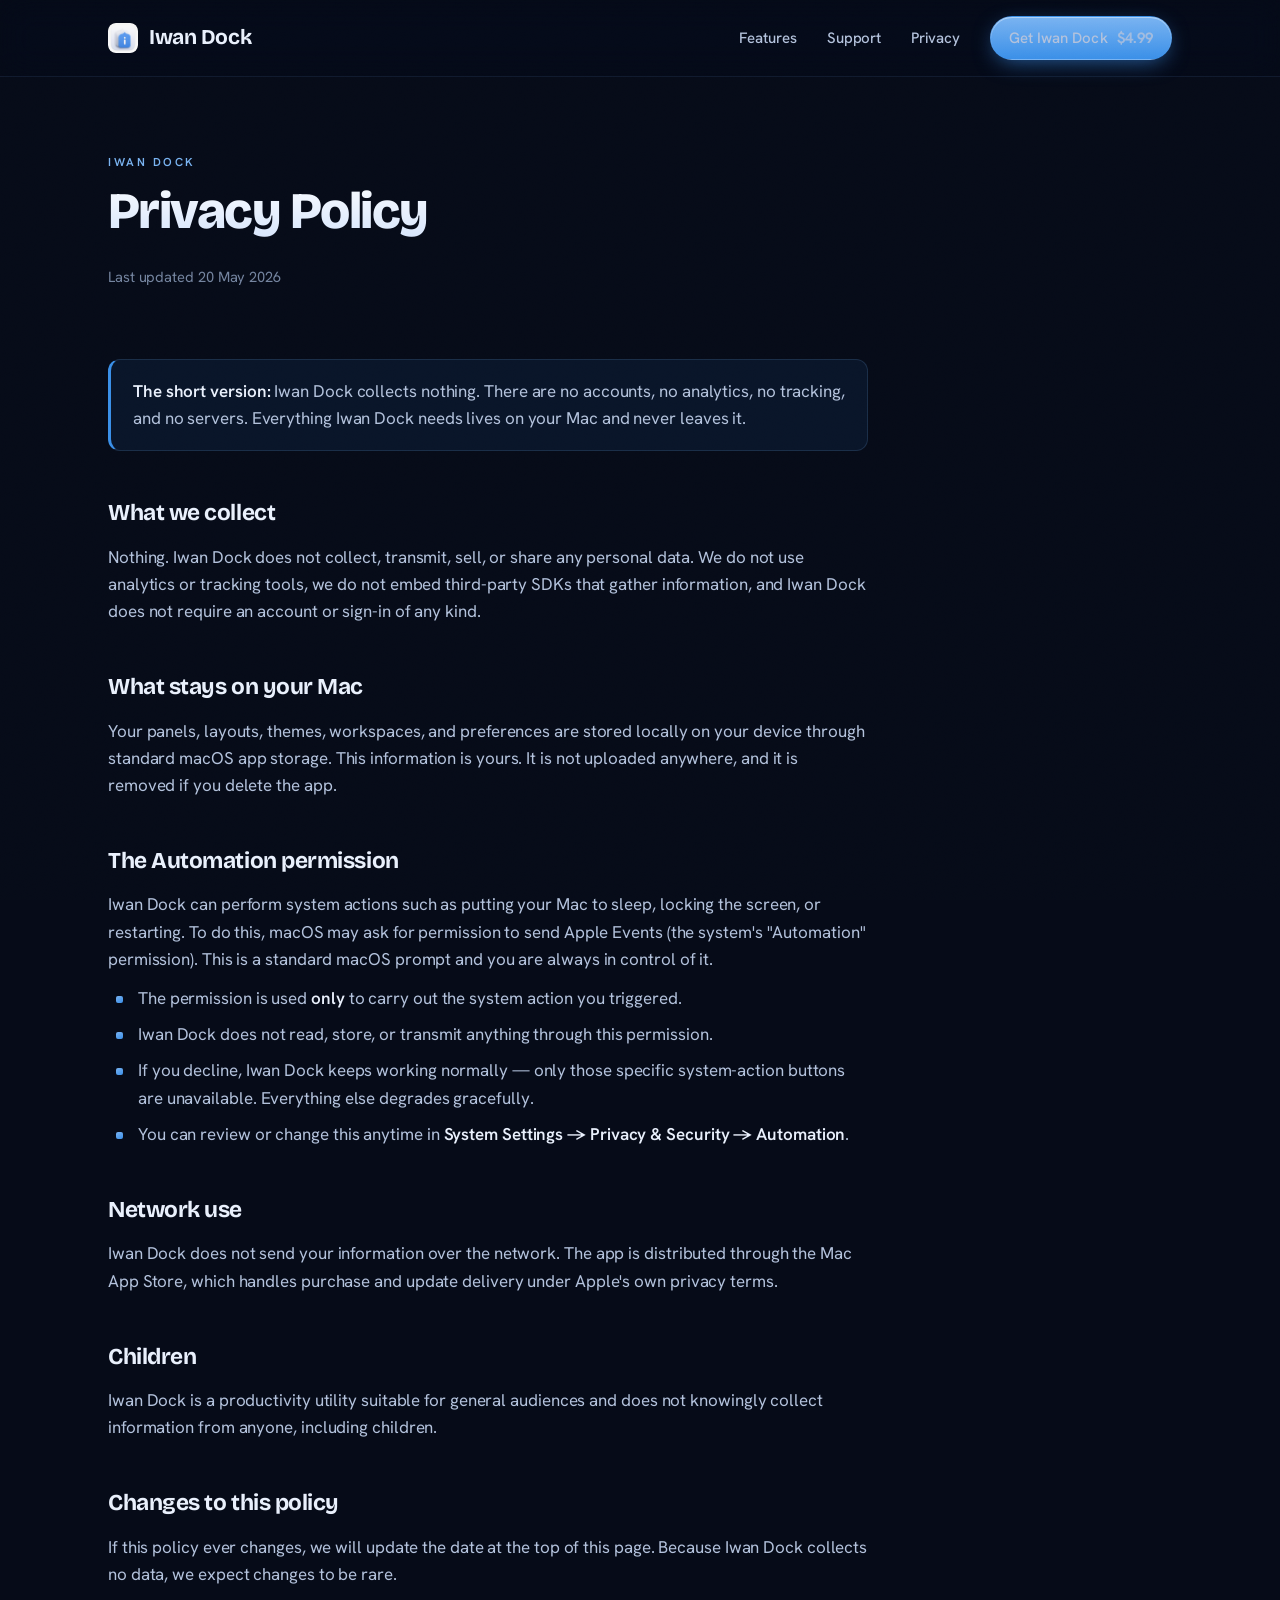
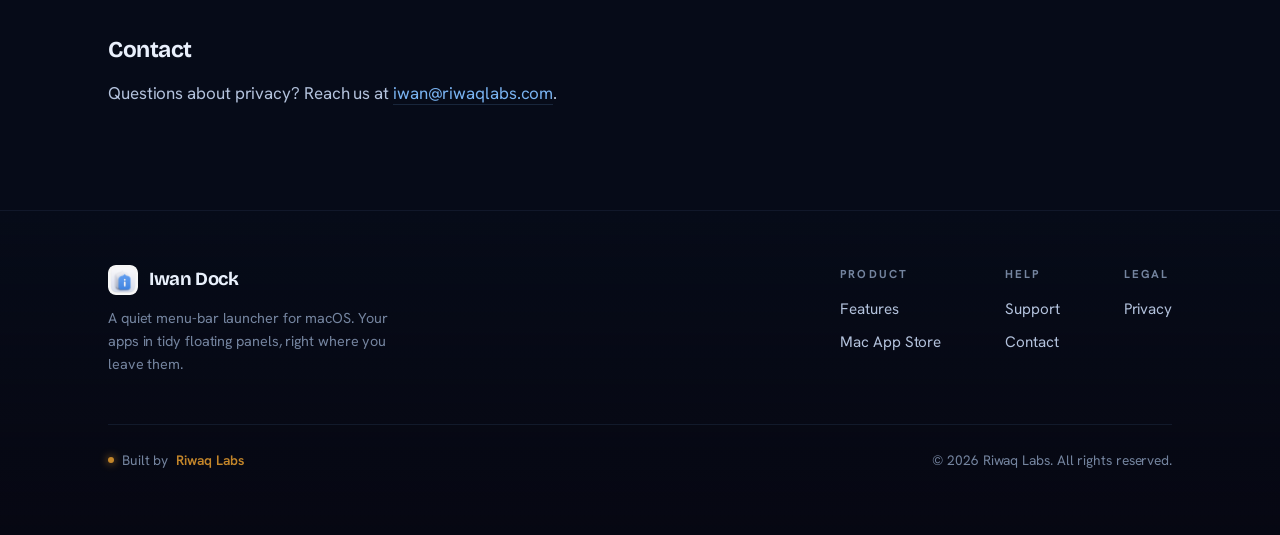
<file: iwan/privacy.html>
<!DOCTYPE html>
<html lang="en">
<head>
  <meta charset="UTF-8">
  <meta name="viewport" content="width=device-width, initial-scale=1.0">
  <title>Privacy — Iwan Dock</title>
  <meta name="description" content="Iwan Dock collects no data. Everything stays on your Mac. Read how Iwan Dock handles privacy and the Automation permission.">
  <link rel="icon" type="image/png" sizes="256x256" href="icon-256.png">
  <link rel="apple-touch-icon" href="icon-180.png">
  <link rel="stylesheet" href="styles.css">
</head>
<body>

  <nav class="nav">
    <div class="nav-inner">
      <a class="brand" href="index.html">
        <img class="mark" src="icon-256.png" alt="Iwan Dock">
        <span class="wordmark">Iwan Dock</span>
      </a>
      <div class="nav-links">
        <a href="index.html#features">Features</a>
        <a href="support.html">Support</a>
        <a href="privacy.html">Privacy</a>
        <a class="btn btn-primary btn-sm" id="appStoreLink" href="#">Get Iwan Dock <span class="price">$4.99</span></a>
      </div>
    </div>
  </nav>

  <header class="page-hero">
    <div class="wrap">
      <p class="eyebrow">Iwan Dock</p>
      <h1>Privacy Policy</h1>
      <p class="meta">Last updated 20 May 2026</p>
    </div>
  </header>

  <main class="wrap">
    <div class="prose">

      <div class="callout">
        <p><strong>The short version:</strong> Iwan Dock collects nothing. There are no accounts, no analytics, no tracking, and no servers. Everything Iwan Dock needs lives on your Mac and never leaves it.</p>
      </div>

      <h2>What we collect</h2>
      <p>Nothing. Iwan Dock does not collect, transmit, sell, or share any personal data. We do not use analytics or tracking tools, we do not embed third-party SDKs that gather information, and Iwan Dock does not require an account or sign-in of any kind.</p>

      <h2>What stays on your Mac</h2>
      <p>Your panels, layouts, themes, workspaces, and preferences are stored locally on your device through standard macOS app storage. This information is yours. It is not uploaded anywhere, and it is removed if you delete the app.</p>

      <h2>The Automation permission</h2>
      <p>Iwan Dock can perform system actions such as putting your Mac to sleep, locking the screen, or restarting. To do this, macOS may ask for permission to send Apple Events (the system's "Automation" permission). This is a standard macOS prompt and you are always in control of it.</p>
      <ul>
        <li>The permission is used <strong>only</strong> to carry out the system action you triggered.</li>
        <li>Iwan Dock does not read, store, or transmit anything through this permission.</li>
        <li>If you decline, Iwan Dock keeps working normally — only those specific system-action buttons are unavailable. Everything else degrades gracefully.</li>
        <li>You can review or change this anytime in <strong>System Settings → Privacy &amp; Security → Automation</strong>.</li>
      </ul>

      <h2>Network use</h2>
      <p>Iwan Dock does not send your information over the network. The app is distributed through the Mac App Store, which handles purchase and update delivery under Apple's own privacy terms.</p>

      <h2>Children</h2>
      <p>Iwan Dock is a productivity utility suitable for general audiences and does not knowingly collect information from anyone, including children.</p>

      <h2>Changes to this policy</h2>
      <p>If this policy ever changes, we will update the date at the top of this page. Because Iwan Dock collects no data, we expect changes to be rare.</p>

      <h2>Contact</h2>
      <p>Questions about privacy? Reach us at <a href="mailto:iwan@riwaqlabs.com">iwan@riwaqlabs.com</a>.</p>

    </div>
  </main>

  <footer class="footer">
    <div class="wrap">
      <div class="footer-inner">
        <div>
          <a class="brand" href="index.html">
            <img class="mark" src="icon-256.png" alt="Iwan Dock">
            <span class="wordmark">Iwan Dock</span>
          </a>
          <p class="footer-tag">A quiet menu-bar launcher for macOS. Your apps in tidy floating panels, right where you leave them.</p>
        </div>
        <div class="footer-cols">
          <div class="footer-col">
            <h4>Product</h4>
            <a href="index.html#features">Features</a>
            <a href="#" id="appStoreLinkNav">Mac App Store</a>
          </div>
          <div class="footer-col">
            <h4>Help</h4>
            <a href="support.html">Support</a>
            <a href="mailto:iwan@riwaqlabs.com">Contact</a>
          </div>
          <div class="footer-col">
            <h4>Legal</h4>
            <a href="privacy.html">Privacy</a>
          </div>
        </div>
      </div>
      <div class="footer-bottom">
        <span class="riwaq-credit"><span class="dot"></span> Built by <b>Riwaq&nbsp;Labs</b></span>
        <span>© 2026 Riwaq Labs. All rights reserved.</span>
      </div>
    </div>
  </footer>

</body>
</html>
</file>
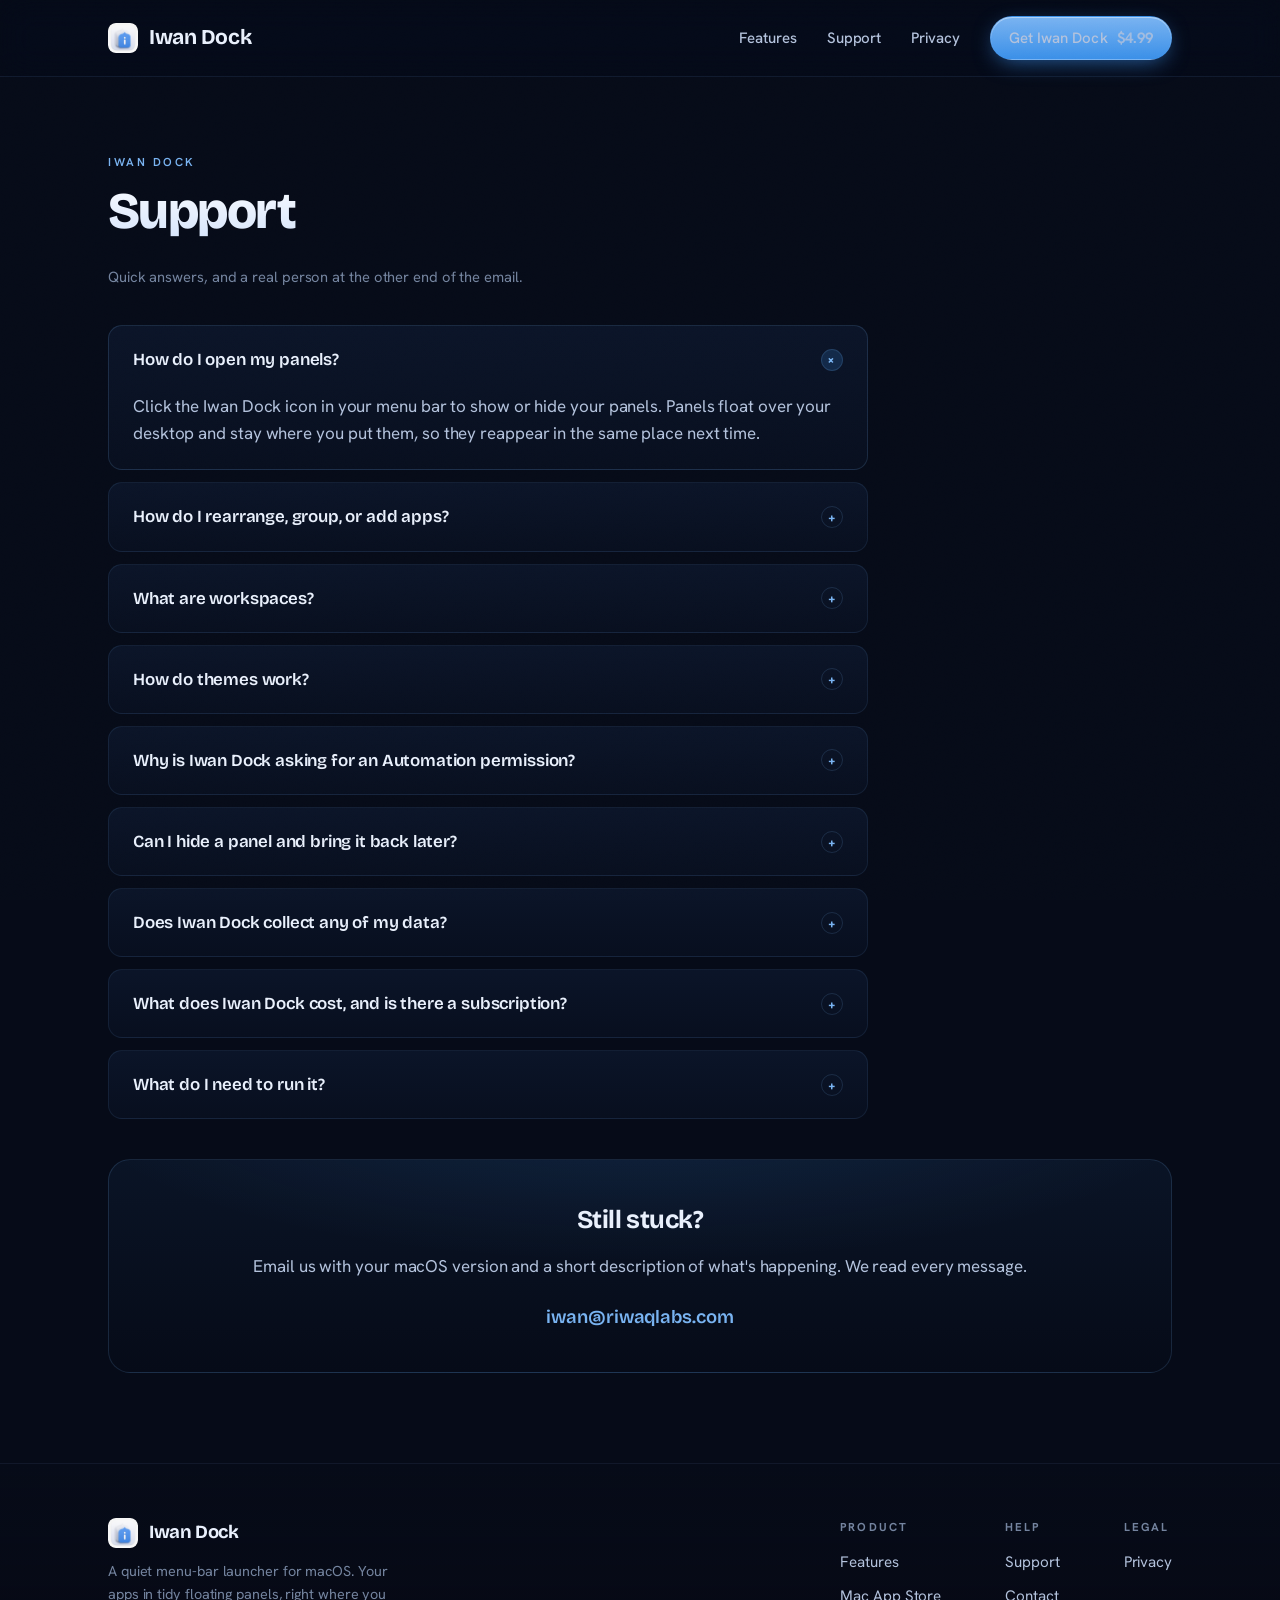
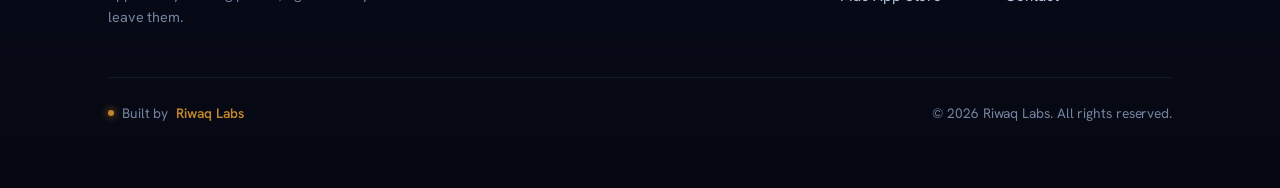
<file: iwan/support.html>
<!DOCTYPE html>
<html lang="en">
<head>
  <meta charset="UTF-8">
  <meta name="viewport" content="width=device-width, initial-scale=1.0">
  <title>Support — Iwan Dock</title>
  <meta name="description" content="Help and answers for Iwan Dock, the macOS menu-bar launcher. Setup, permissions, troubleshooting, and how to get in touch.">
  <link rel="icon" type="image/png" sizes="256x256" href="icon-256.png">
  <link rel="apple-touch-icon" href="icon-180.png">
  <link rel="stylesheet" href="styles.css">
</head>
<body>

  <nav class="nav">
    <div class="nav-inner">
      <a class="brand" href="index.html">
        <img class="mark" src="icon-256.png" alt="Iwan Dock">
        <span class="wordmark">Iwan Dock</span>
      </a>
      <div class="nav-links">
        <a href="index.html#features">Features</a>
        <a href="support.html">Support</a>
        <a href="privacy.html">Privacy</a>
        <a class="btn btn-primary btn-sm" id="appStoreLink" href="#">Get Iwan Dock <span class="price">$4.99</span></a>
      </div>
    </div>
  </nav>

  <header class="page-hero">
    <div class="wrap">
      <p class="eyebrow">Iwan Dock</p>
      <h1>Support</h1>
      <p class="meta">Quick answers, and a real person at the other end of the email.</p>
    </div>
  </header>

  <main class="wrap">
    <div class="faq">

      <details class="qa" open>
        <summary>How do I open my panels? <span class="chev">+</span></summary>
        <div class="ans">
          <p>Click the Iwan Dock icon in your menu bar to show or hide your panels. Panels float over your desktop and stay where you put them, so they reappear in the same place next time.</p>
        </div>
      </details>

      <details class="qa">
        <summary>How do I rearrange, group, or add apps? <span class="chev">+</span></summary>
        <div class="ans">
          <p>Drag any icon to reorder it within a panel — the panel opens a gap to show where it will land. To group apps together, hold the <strong>Option (⌥)</strong> key while dragging, and Iwan Dock fuses them into a group. You can also drop a file directly onto an app to open it there.</p>
          <p>To add or remove panels, right-click a panel and choose <strong>Add Panel</strong> or <strong>Remove Panel</strong>.</p>
        </div>
      </details>

      <details class="qa">
        <summary>What are workspaces? <span class="chev">+</span></summary>
        <div class="ans">
          <p>A workspace remembers which panels are showing and where they sit. Build one for Focus, one for Meetings, one for Off-hours, then switch between the whole set with a single keystroke.</p>
        </div>
      </details>

      <details class="qa">
        <summary>How do themes work? <span class="chev">+</span></summary>
        <div class="ans">
          <p>Iwan Dock ships with six looks — Iwan, Graphite, Parchment, Midnight, Sand, and Slate. Themes are applied <strong>per panel</strong>, so each panel can have its own mood. You can also choose <strong>From Image</strong> and hand Iwan Dock a photo or wallpaper; it reads the dominant tones and dresses the panel to match.</p>
        </div>
      </details>

      <details class="qa">
        <summary>Why is Iwan Dock asking for an Automation permission? <span class="chev">+</span></summary>
        <div class="ans">
          <p>System actions like sleep, lock, restart, and log out use macOS Apple Events, which require the Automation permission. macOS will prompt you the first time you use one. Iwan Dock uses this only to carry out the action you triggered — nothing is read or sent.</p>
          <p>If you'd rather not grant it, that's fine: Iwan Dock keeps working and only those specific system-action buttons are unavailable. You can change your choice anytime in <strong>System Settings → Privacy &amp; Security → Automation</strong>.</p>
        </div>
      </details>

      <details class="qa">
        <summary>Can I hide a panel and bring it back later? <span class="chev">+</span></summary>
        <div class="ans">
          <p>Yes. Right-click a panel and choose <strong>Hide</strong>. Hidden panels wait in the menu bar — open <strong>Show Hidden Panel</strong> and pick the one you want back. You can also lock panel positions so they don't move by accident.</p>
        </div>
      </details>

      <details class="qa">
        <summary>Does Iwan Dock collect any of my data? <span class="chev">+</span></summary>
        <div class="ans">
          <p>No. Iwan Dock collects nothing — no accounts, no analytics, no tracking. Your layouts and preferences stay on your Mac. See the <a href="privacy.html">Privacy Policy</a> for the full detail.</p>
        </div>
      </details>

      <details class="qa">
        <summary>What does Iwan Dock cost, and is there a subscription? <span class="chev">+</span></summary>
        <div class="ans">
          <p>Iwan Dock is a one-time <strong>$4.99</strong> purchase on the Mac App Store. No subscription, and updates are included.</p>
        </div>
      </details>

      <details class="qa">
        <summary>What do I need to run it? <span class="chev">+</span></summary>
        <div class="ans">
          <p>macOS 14 Sonoma or later, on either Apple silicon or Intel Macs. Iwan Dock is a native AppKit app, sandboxed and signed, and ships as a universal binary.</p>
        </div>
      </details>

    </div>

    <div class="contact-card">
      <h2>Still stuck?</h2>
      <p>Email us with your macOS version and a short description of what's happening. We read every message.</p>
      <a class="email" href="mailto:iwan@riwaqlabs.com">iwan@riwaqlabs.com</a>
    </div>

    <div style="height:90px"></div>
  </main>

  <footer class="footer">
    <div class="wrap">
      <div class="footer-inner">
        <div>
          <a class="brand" href="index.html">
            <img class="mark" src="icon-256.png" alt="Iwan Dock">
            <span class="wordmark">Iwan Dock</span>
          </a>
          <p class="footer-tag">A quiet menu-bar launcher for macOS. Your apps in tidy floating panels, right where you leave them.</p>
        </div>
        <div class="footer-cols">
          <div class="footer-col">
            <h4>Product</h4>
            <a href="index.html#features">Features</a>
            <a href="#" id="appStoreLinkNav">Mac App Store</a>
          </div>
          <div class="footer-col">
            <h4>Help</h4>
            <a href="support.html">Support</a>
            <a href="mailto:iwan@riwaqlabs.com">Contact</a>
          </div>
          <div class="footer-col">
            <h4>Legal</h4>
            <a href="privacy.html">Privacy</a>
          </div>
        </div>
      </div>
      <div class="footer-bottom">
        <span class="riwaq-credit"><span class="dot"></span> Built by <b>Riwaq&nbsp;Labs</b></span>
        <span>© 2026 Riwaq Labs. All rights reserved.</span>
      </div>
    </div>
  </footer>

</body>
</html>
</file>
<file: iwan/styles.css>
/* =========================================================================
   Iwan — riwaqlabs.com/iwan
   Built by Riwaq Labs. Iwan identity (sky blue) on a deep cosmic field.
   ========================================================================= */

@import url('https://fonts.googleapis.com/css2?family=Bricolage+Grotesque:opsz,wght@12..96,400;12..96,600;12..96,700;12..96,800&family=Hanken+Grotesk:ital,wght@0,400;0,500;0,600;0,700;1,400&display=swap');

:root {
  /* Iwan palette */
  --sky:        #3a8fe8;
  --sky-light:  #79b3f1;
  --deep:       #1e3a8a;

  /* Riwaq Labs palette */
  --cosmic:     #07050f;
  --copper:     #c4862a;
  --parchment:  #f5edd8;

  /* Surfaces (deep blue-black field) */
  --bg:         #060b18;
  --bg-2:       #0a1426;
  --panel:      rgba(20, 36, 66, 0.55);
  --panel-edge: rgba(121, 179, 241, 0.16);
  --hairline:   rgba(121, 179, 241, 0.10);

  /* Text */
  --text:       #e9f0fc;
  --text-soft:  #b3c2dc;
  --text-dim:   #74849f;

  /* Type */
  --display: 'Bricolage Grotesque', system-ui, sans-serif;
  --body:    'Hanken Grotesk', system-ui, sans-serif;

  --maxw: 1120px;
  --radius: 18px;
}

* { box-sizing: border-box; margin: 0; padding: 0; }

html { scroll-behavior: smooth; -webkit-text-size-adjust: 100%; }

body {
  font-family: var(--body);
  background: var(--bg);
  color: var(--text);
  line-height: 1.6;
  font-size: 17px;
  letter-spacing: -0.005em;
  overflow-x: hidden;
  position: relative;
  min-height: 100vh;
}

/* Grain overlay for atmosphere */
body::after {
  content: "";
  position: fixed;
  inset: 0;
  pointer-events: none;
  z-index: 200;
  opacity: 0.035;
  background-image: url("data:image/svg+xml,%3Csvg xmlns='http://www.w3.org/2000/svg' width='120' height='120'%3E%3Cfilter id='n'%3E%3CfeTurbulence type='fractalNoise' baseFrequency='0.9' numOctaves='3'/%3E%3C/filter%3E%3Crect width='100%25' height='100%25' filter='url(%23n)'/%3E%3C/svg%3E");
  mix-blend-mode: overlay;
}

a { color: inherit; text-decoration: none; }

::selection { background: var(--sky); color: var(--cosmic); }

/* ----------------------------------------------------------------- layout */
.wrap { width: 100%; max-width: var(--maxw); margin: 0 auto; padding: 0 28px; }

.eyebrow {
  font-family: var(--body);
  font-weight: 600;
  font-size: 0.72rem;
  letter-spacing: 0.22em;
  text-transform: uppercase;
  color: var(--sky-light);
}

/* --------------------------------------------------------------------- nav */
.nav {
  position: sticky;
  top: 0;
  z-index: 100;
  backdrop-filter: blur(16px) saturate(140%);
  -webkit-backdrop-filter: blur(16px) saturate(140%);
  background: rgba(6, 11, 24, 0.62);
  border-bottom: 1px solid var(--hairline);
}
.nav-inner {
  max-width: var(--maxw);
  margin: 0 auto;
  padding: 16px 28px;
  display: flex;
  align-items: center;
  justify-content: space-between;
}
.brand { display: flex; align-items: center; gap: 11px; }
.brand .mark { width: 30px; height: 30px; border-radius: 8px; display: block; }
.brand .wordmark {
  font-family: var(--display);
  font-weight: 700;
  font-size: 1.32rem;
  letter-spacing: -0.02em;
  color: var(--text);
}
.nav-links { display: flex; align-items: center; gap: 30px; }
.nav-links a {
  font-size: 0.94rem;
  font-weight: 500;
  color: var(--text-soft);
  transition: color 0.2s ease;
}
.nav-links a:hover { color: var(--text); }

/* ------------------------------------------------------------------ button */
.btn {
  display: inline-flex;
  align-items: center;
  gap: 9px;
  font-family: var(--body);
  font-weight: 600;
  font-size: 0.96rem;
  letter-spacing: 0.005em;
  padding: 12px 22px;
  border-radius: 999px;
  border: 1px solid transparent;
  cursor: pointer;
  transition: transform 0.18s cubic-bezier(.2,.8,.2,1), box-shadow 0.25s ease, background 0.2s ease;
  white-space: nowrap;
}
.btn-primary {
  color: var(--cosmic);
  background: linear-gradient(180deg, var(--sky-light), var(--sky));
  box-shadow: 0 6px 22px -6px rgba(58, 143, 232, 0.7), inset 0 1px 0 rgba(255,255,255,0.4);
}
.btn-primary:hover { transform: translateY(-2px); box-shadow: 0 12px 34px -8px rgba(58, 143, 232, 0.85), inset 0 1px 0 rgba(255,255,255,0.4); }
.btn-primary:active { transform: translateY(0); }
.btn-ghost {
  color: var(--text);
  border-color: var(--panel-edge);
  background: rgba(121, 179, 241, 0.05);
}
.btn-ghost:hover { background: rgba(121, 179, 241, 0.12); transform: translateY(-2px); }
.btn .price { font-weight: 700; opacity: 0.8; }
.btn-sm { padding: 9px 18px; font-size: 0.9rem; }

/* -------------------------------------------------------------------- hero */
.hero { position: relative; padding: 92px 0 40px; overflow: hidden; }
.hero-glow {
  position: absolute;
  inset: -120px -10% auto -10%;
  height: 760px;
  z-index: 0;
  pointer-events: none;
}
.wave {
  position: absolute;
  left: -10%;
  width: 120%;
  height: 460px;
  border-radius: 46% 54% 50% 50% / 60% 58% 42% 40%;
  filter: blur(58px);
  opacity: 0.5;
  mix-blend-mode: screen;
}
.wave.w1 { top: 40px;  background: radial-gradient(60% 60% at 50% 50%, var(--deep), transparent 70%);      animation: drift1 17s ease-in-out infinite; }
.wave.w2 { top: 110px; background: radial-gradient(58% 58% at 46% 48%, var(--sky), transparent 68%);       animation: drift2 21s ease-in-out infinite; opacity: 0.42; }
.wave.w3 { top: 180px; background: radial-gradient(54% 54% at 54% 46%, var(--sky-light), transparent 66%); animation: drift3 25s ease-in-out infinite; opacity: 0.34; }

@keyframes drift1 { 0%,100% { transform: translate3d(-3%,0,0) scale(1); } 50% { transform: translate3d(5%,18px,0) scale(1.08); } }
@keyframes drift2 { 0%,100% { transform: translate3d(4%,10px,0) scale(1.05); } 50% { transform: translate3d(-5%,-14px,0) scale(0.96); } }
@keyframes drift3 { 0%,100% { transform: translate3d(-2%,-8px,0) scale(0.98); } 50% { transform: translate3d(6%,16px,0) scale(1.1); } }

.hero-inner { position: relative; z-index: 2; max-width: 760px; }
.hero h1 {
  font-family: var(--display);
  font-weight: 800;
  font-size: clamp(2.7rem, 6.4vw, 4.6rem);
  line-height: 1.02;
  letter-spacing: -0.035em;
  margin: 22px 0 0;
  background: linear-gradient(180deg, #ffffff 0%, #cfe0fb 78%);
  -webkit-background-clip: text;
  background-clip: text;
  color: transparent;
}
.hero h1 .accent {
  background: linear-gradient(180deg, var(--sky-light), var(--sky));
  -webkit-background-clip: text;
  background-clip: text;
  color: transparent;
}
.hero .lede {
  font-size: clamp(1.08rem, 2vw, 1.32rem);
  color: var(--text-soft);
  max-width: 560px;
  margin: 24px 0 0;
  line-height: 1.55;
}
.hero-cta { display: flex; align-items: center; gap: 16px; margin-top: 36px; flex-wrap: wrap; }
.hero-note { font-size: 0.86rem; color: var(--text-dim); margin-top: 18px; }
.hero-note strong { color: var(--text-soft); font-weight: 600; }

/* staggered entrance */
.reveal { opacity: 0; transform: translateY(16px); animation: rise 0.8s cubic-bezier(.2,.8,.2,1) forwards; }
.d1 { animation-delay: 0.05s; } .d2 { animation-delay: 0.15s; }
.d3 { animation-delay: 0.27s; } .d4 { animation-delay: 0.4s; } .d5 { animation-delay: 0.55s; }
@keyframes rise { to { opacity: 1; transform: translateY(0); } }

/* --------------------------------------------------- floating-panel mockup */
.stage {
  position: relative;
  z-index: 2;
  margin: 64px auto 0;
  max-width: 980px;
  height: 420px;
}
/* faux macOS menu bar */
.menubar {
  position: absolute;
  top: 0; left: 0; right: 0;
  height: 30px;
  border-radius: 10px 10px 0 0;
  background: linear-gradient(180deg, rgba(28,46,80,0.85), rgba(14,24,44,0.85));
  border: 1px solid var(--panel-edge);
  border-bottom: none;
  display: flex;
  align-items: center;
  justify-content: flex-end;
  gap: 16px;
  padding: 0 14px;
  backdrop-filter: blur(8px);
}
.menubar .mb-item { width: 13px; height: 13px; border-radius: 3px; opacity: 0.6; }
.menubar .mb-iwan {
  width: 16px; height: 16px; border-radius: 4px; opacity: 1;
  background: linear-gradient(150deg, var(--sky-light), var(--deep));
  box-shadow: 0 0 0 1px rgba(121,179,241,0.4), 0 0 12px rgba(58,143,232,0.6);
}
.desktop {
  position: absolute;
  inset: 30px 0 0 0;
  border-radius: 0 0 16px 16px;
  background:
    radial-gradient(120% 90% at 80% -10%, rgba(58,143,232,0.18), transparent 55%),
    linear-gradient(180deg, #0b1830, #070e1d);
  border: 1px solid var(--panel-edge);
  overflow: hidden;
}

/* a floating panel of app icons */
.panel {
  position: absolute;
  background: var(--panel);
  border: 1px solid var(--panel-edge);
  border-radius: 16px;
  padding: 11px;
  backdrop-filter: blur(22px) saturate(150%);
  -webkit-backdrop-filter: blur(22px) saturate(150%);
  box-shadow: 0 24px 60px -22px rgba(0,0,0,0.7), inset 0 1px 0 rgba(255,255,255,0.08);
  display: flex;
  gap: 9px;
}
.panel.vertical { flex-direction: column; }
.tile {
  width: 42px; height: 42px;
  border-radius: 11px;
  box-shadow: inset 0 1px 0 rgba(255,255,255,0.25), 0 4px 10px -3px rgba(0,0,0,0.5);
  position: relative;
}
.tile::after { content:""; position:absolute; inset: 9px; border-radius: 6px; background: rgba(255,255,255,0.16); }

/* per-panel themes */
.t-blue   { background: linear-gradient(150deg, #4f9bff, #1e3a8a); }
.t-violet { background: linear-gradient(150deg, #8a7dff, #3b2f8a); }
.t-teal   { background: linear-gradient(150deg, #3fd0c9, #1a6a72); }
.t-amber  { background: linear-gradient(150deg, #f0b75a, #9a5a1e); }
.t-rose   { background: linear-gradient(150deg, #ff8aa8, #8a2f4a); }
.t-green  { background: linear-gradient(150deg, #6ddf8e, #1f7a45); }
.t-slate  { background: linear-gradient(150deg, #93a6c4, #3a4661); }
.t-copper { background: linear-gradient(150deg, #e3a85a, #8a531a); }

.panel.p1 { top: 46px;  left: 60px;  animation: float1 9s ease-in-out infinite; }
.panel.p2 { top: 150px; right: 70px; animation: float2 11s ease-in-out infinite; }
.panel.p3 { bottom: 40px; left: 130px; animation: float3 10s ease-in-out infinite; }
@keyframes float1 { 0%,100%{transform:translateY(0)} 50%{transform:translateY(-10px)} }
@keyframes float2 { 0%,100%{transform:translateY(0)} 50%{transform:translateY(9px)} }
@keyframes float3 { 0%,100%{transform:translateY(0)} 50%{transform:translateY(-7px)} }

.panel-label {
  position: absolute;
  top: -9px; left: 14px;
  font-size: 0.6rem;
  letter-spacing: 0.14em;
  text-transform: uppercase;
  font-weight: 700;
  color: var(--sky-light);
  background: var(--bg-2);
  padding: 2px 8px;
  border-radius: 6px;
  border: 1px solid var(--panel-edge);
}

/* ---------------------------------------------------------------- sections */
section.block { padding: 96px 0; position: relative; }
.section-head { max-width: 640px; margin-bottom: 52px; }
.section-head h2 {
  font-family: var(--display);
  font-weight: 700;
  font-size: clamp(1.9rem, 4vw, 2.9rem);
  letter-spacing: -0.03em;
  line-height: 1.08;
  margin: 14px 0 0;
}
.section-head p { color: var(--text-soft); margin-top: 16px; font-size: 1.08rem; }

/* feature grid */
.features {
  display: grid;
  grid-template-columns: repeat(3, 1fr);
  gap: 18px;
}
.feature {
  background: linear-gradient(180deg, rgba(20,36,66,0.45), rgba(12,22,42,0.45));
  border: 1px solid var(--hairline);
  border-radius: var(--radius);
  padding: 26px 24px 28px;
  transition: transform 0.25s ease, border-color 0.25s ease, background 0.25s ease;
}
.feature:hover { transform: translateY(-4px); border-color: var(--panel-edge); background: linear-gradient(180deg, rgba(28,48,86,0.6), rgba(14,26,48,0.6)); }
.feature .ic {
  width: 44px; height: 44px;
  border-radius: 12px;
  display: grid; place-items: center;
  background: rgba(58,143,232,0.12);
  border: 1px solid var(--panel-edge);
  margin-bottom: 18px;
}
.feature .ic svg { width: 22px; height: 22px; stroke: var(--sky-light); fill: none; stroke-width: 1.7; }
.feature h3 { font-family: var(--display); font-weight: 600; font-size: 1.16rem; letter-spacing: -0.015em; }
.feature p { color: var(--text-soft); font-size: 0.97rem; margin-top: 9px; line-height: 1.55; }

/* split / pricing */
.pricing {
  background:
    radial-gradient(80% 120% at 50% -20%, rgba(58,143,232,0.16), transparent 60%),
    linear-gradient(180deg, var(--bg-2), var(--bg));
  border: 1px solid var(--panel-edge);
  border-radius: 26px;
  padding: 56px 40px;
  text-align: center;
  position: relative;
  overflow: hidden;
}
.pricing .tag {
  font-family: var(--display);
  font-weight: 800;
  font-size: clamp(2.4rem, 6vw, 3.6rem);
  letter-spacing: -0.03em;
  background: linear-gradient(180deg, #fff, var(--sky-light));
  -webkit-background-clip: text; background-clip: text; color: transparent;
}
.pricing .tag .cur { font-size: 0.5em; vertical-align: super; opacity: 0.7; }
.pricing .once { color: var(--text-soft); font-weight: 600; letter-spacing: 0.04em; text-transform: uppercase; font-size: 0.78rem; margin-top: 6px; }
.pricing h2 { font-family: var(--display); font-weight: 700; font-size: clamp(1.7rem,4vw,2.5rem); letter-spacing:-0.03em; margin-top: 20px; }
.pricing p { color: var(--text-soft); max-width: 460px; margin: 14px auto 30px; }
.pricing .reqs { margin-top: 26px; font-size: 0.84rem; color: var(--text-dim); display:flex; gap: 20px; justify-content:center; flex-wrap:wrap; }
.pricing .reqs span { display:inline-flex; align-items:center; gap:7px; }
.pricing .reqs i { width:5px; height:5px; border-radius:50%; background: var(--sky); display:inline-block; }

/* ------------------------------------------------------- content (legal/support) */
.page-hero { padding: 76px 0 24px; position: relative; }
.page-hero h1 {
  font-family: var(--display);
  font-weight: 800;
  font-size: clamp(2.1rem, 5vw, 3.2rem);
  letter-spacing: -0.03em;
  background: linear-gradient(180deg,#fff,#cfe0fb);
  -webkit-background-clip:text; background-clip:text; color:transparent;
}
.page-hero .meta { color: var(--text-dim); margin-top: 12px; font-size: 0.92rem; }

.prose { max-width: 760px; padding: 24px 0 90px; }
.prose h2 {
  font-family: var(--display);
  font-weight: 700;
  font-size: 1.42rem;
  letter-spacing: -0.02em;
  margin: 44px 0 12px;
  color: var(--text);
}
.prose h2:first-child { margin-top: 12px; }
.prose h3 { font-family: var(--display); font-weight:600; font-size: 1.08rem; margin: 26px 0 8px; color: var(--sky-light); }
.prose p { color: var(--text-soft); margin: 12px 0; }
.prose ul { margin: 12px 0 12px 4px; list-style: none; }
.prose li { color: var(--text-soft); padding-left: 26px; position: relative; margin: 9px 0; }
.prose li::before {
  content: "";
  position: absolute; left: 4px; top: 11px;
  width: 7px; height: 7px; border-radius: 2px;
  background: linear-gradient(150deg, var(--sky-light), var(--sky));
}
.prose a { color: var(--sky-light); border-bottom: 1px solid var(--panel-edge); transition: border-color .2s; }
.prose a:hover { border-color: var(--sky-light); }
.prose strong { color: var(--text); font-weight: 600; }

.callout {
  background: rgba(58,143,232,0.08);
  border: 1px solid var(--panel-edge);
  border-left: 3px solid var(--sky);
  border-radius: 12px;
  padding: 18px 22px;
  margin: 22px 0;
}
.callout p { margin: 0; color: var(--text-soft); }

/* FAQ */
.faq { max-width: 760px; }
details.qa {
  border: 1px solid var(--hairline);
  border-radius: 14px;
  margin: 12px 0;
  background: linear-gradient(180deg, rgba(20,36,66,0.4), rgba(12,22,42,0.4));
  overflow: hidden;
  transition: border-color 0.2s ease;
}
details.qa[open] { border-color: var(--panel-edge); }
details.qa summary {
  cursor: pointer;
  list-style: none;
  padding: 20px 24px;
  font-family: var(--display);
  font-weight: 600;
  font-size: 1.06rem;
  letter-spacing: -0.01em;
  display: flex;
  align-items: center;
  justify-content: space-between;
  gap: 16px;
}
details.qa summary::-webkit-details-marker { display: none; }
details.qa summary .chev {
  flex: none;
  width: 22px; height: 22px;
  border-radius: 50%;
  border: 1px solid var(--panel-edge);
  display: grid; place-items: center;
  transition: transform 0.25s ease, background 0.2s ease;
  color: var(--sky-light);
  font-size: 0.9rem;
}
details.qa[open] summary .chev { transform: rotate(45deg); background: rgba(58,143,232,0.18); }
details.qa .ans { padding: 0 24px 22px; color: var(--text-soft); }
details.qa .ans p { margin: 0 0 10px; }
details.qa .ans p:last-child { margin-bottom: 0; }

/* contact card */
.contact-card {
  margin-top: 40px;
  background:
    radial-gradient(90% 130% at 50% -30%, rgba(58,143,232,0.14), transparent 60%),
    linear-gradient(180deg, var(--bg-2), var(--bg));
  border: 1px solid var(--panel-edge);
  border-radius: 22px;
  padding: 40px;
  text-align: center;
}
.contact-card h2 { font-family: var(--display); font-weight:700; font-size:1.6rem; letter-spacing:-0.02em; }
.contact-card p { color: var(--text-soft); margin: 12px 0 22px; }
.contact-card .email {
  font-family: var(--display);
  font-weight: 600;
  font-size: 1.15rem;
  color: var(--sky-light);
}

/* ------------------------------------------------------------------ footer */
.footer {
  border-top: 1px solid var(--hairline);
  padding: 54px 0 64px;
  background: linear-gradient(180deg, transparent, rgba(7,5,15,0.6));
}
.footer-inner { display: flex; justify-content: space-between; align-items: flex-start; gap: 40px; flex-wrap: wrap; }
.footer .brand .wordmark { font-size: 1.16rem; }
.footer-tag { color: var(--text-dim); font-size: 0.9rem; margin-top: 12px; max-width: 280px; }
.footer-cols { display: flex; gap: 64px; flex-wrap: wrap; }
.footer-col h4 { font-size: 0.72rem; letter-spacing: 0.18em; text-transform: uppercase; color: var(--text-dim); margin-bottom: 14px; font-weight: 700; }
.footer-col a { display: block; color: var(--text-soft); font-size: 0.95rem; margin: 9px 0; transition: color 0.2s; }
.footer-col a:hover { color: var(--sky-light); }
.footer-bottom {
  margin-top: 48px;
  padding-top: 24px;
  border-top: 1px solid var(--hairline);
  display: flex;
  justify-content: space-between;
  align-items: center;
  gap: 16px;
  flex-wrap: wrap;
  font-size: 0.86rem;
  color: var(--text-dim);
}
.riwaq-credit { display: inline-flex; align-items: center; gap: 8px; }
.riwaq-credit .dot { width: 6px; height: 6px; border-radius: 50%; background: var(--copper); box-shadow: 0 0 8px var(--copper); }
.riwaq-credit b { color: var(--copper); font-weight: 600; }

/* ----------------------------------------------------------- responsive */
@media (max-width: 880px) {
  .features { grid-template-columns: repeat(2, 1fr); }
  .nav-links a:not(.btn) { display: none; }
  .stage { height: 360px; }
  .panel.p3 { display: none; }
}
@media (max-width: 560px) {
  body { font-size: 16px; }
  .wrap, .nav-inner { padding-left: 20px; padding-right: 20px; }
  .features { grid-template-columns: 1fr; }
  .hero { padding-top: 60px; }
  .stage { height: 300px; margin-top: 48px; }
  .panel.p2 { right: 16px; }
  .panel.p1 { left: 16px; }
  .tile { width: 36px; height: 36px; }
  .footer-cols { gap: 36px; }
  .pricing, .contact-card { padding: 36px 22px; }
}

@media (prefers-reduced-motion: reduce) {
  *, *::before, *::after { animation: none !important; transition: none !important; }
  .reveal { opacity: 1; transform: none; }
}

/* =========================================================================
   v2 — real assets: centered hero with app icon, screenshot gallery
   ========================================================================= */

.hero.centered .hero-inner { max-width: 820px; margin: 0 auto; text-align: center; }
.hero.centered .lede { margin-left: auto; margin-right: auto; }
.hero.centered .hero-cta { justify-content: center; }

.hero-icon {
  width: 116px; height: 116px;
  margin: 0 auto 6px;
  display: block;
  opacity: 1;                /* iconFloat overrides .reveal's animation, so set visible explicitly */
  filter: drop-shadow(0 18px 40px rgba(58,143,232,0.45));
  animation: iconFloat 6s ease-in-out infinite;
}
@keyframes iconFloat { 0%,100%{transform:translateY(0)} 50%{transform:translateY(-8px)} }

/* screenshot gallery — horizontal scroll-snap */
.gallery-wrap { position: relative; }
.gallery {
  display: flex;
  gap: 22px;
  overflow-x: auto;
  scroll-snap-type: x mandatory;
  padding: 8px 28px 28px;
  margin: 0 -28px;
  scrollbar-width: thin;
  scrollbar-color: var(--panel-edge) transparent;
}
.gallery::-webkit-scrollbar { height: 8px; }
.gallery::-webkit-scrollbar-thumb { background: var(--panel-edge); border-radius: 99px; }
.gallery::-webkit-scrollbar-track { background: transparent; }
.shot {
  scroll-snap-align: center;
  flex: 0 0 auto;
  width: min(760px, 82vw);
  border-radius: 18px;
  overflow: hidden;
  border: 1px solid var(--panel-edge);
  box-shadow: 0 30px 70px -28px rgba(0,0,0,0.75);
  background: var(--bg-2);
  transition: transform 0.3s ease, box-shadow 0.3s ease;
}
.shot:hover { transform: translateY(-4px); box-shadow: 0 40px 90px -30px rgba(0,0,0,0.85); }
.shot img { display: block; width: 100%; height: auto; }
.gallery-hint {
  text-align: center;
  font-size: 0.84rem;
  color: var(--text-dim);
  margin-top: 4px;
  letter-spacing: 0.04em;
}

/* themes name strip */
.theme-chips { display: flex; flex-wrap: wrap; gap: 10px; margin-top: 22px; }
.theme-chips span {
  font-size: 0.86rem; font-weight: 600;
  color: var(--text-soft);
  padding: 7px 15px;
  border-radius: 999px;
  border: 1px solid var(--panel-edge);
  background: rgba(121,179,241,0.05);
}

@media (max-width: 560px) {
  .hero-icon { width: 92px; height: 92px; }
  .gallery { gap: 14px; }
}
</file>
